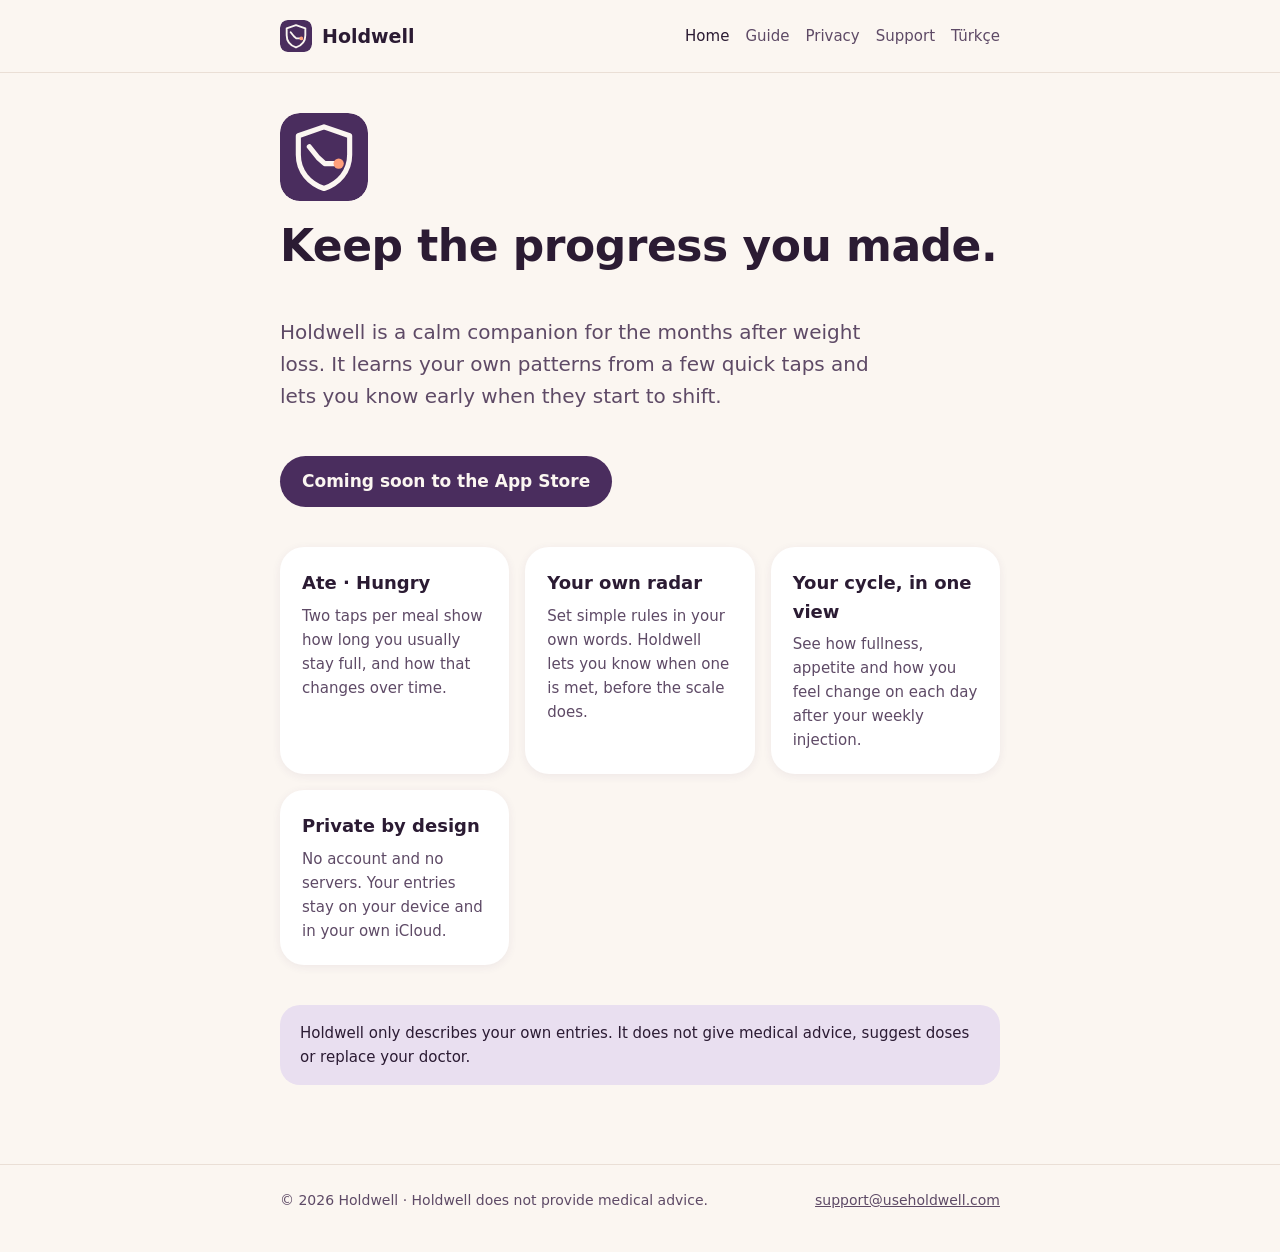
<file: index.html>
<!doctype html>
<html lang="en">
<head>
<meta charset="utf-8">
<meta name="viewport" content="width=device-width, initial-scale=1">
<title>Holdwell – Keep the progress you made</title>
<meta name="description" content="Holdwell helps you notice early when your own patterns start to shift after weight loss. Private, on your device, no account.">
<link rel="icon" href="/assets/mark.svg" type="image/svg+xml">
<link rel="apple-touch-icon" href="/assets/mark.svg">
<link rel="stylesheet" href="/assets/style.css">
<link rel="alternate" hreflang="tr" href="https://useholdwell.com/tr/">
</head>
<body>
<header><div class="wrap">
<a class="logo" href="/"><img src="/assets/mark.svg" alt="">Holdwell</a>
<nav aria-label="Main">
<a href="/" aria-current="page">Home</a>
<a href="/guide">Guide</a>
<a href="/privacy">Privacy</a>
<a href="/support">Support</a>
<a href="/tr/" lang="tr">Türkçe</a>
</nav>
</div></header>
<main><div class="wrap">
<section class="hero">
<img src="/assets/mark.svg" alt="Holdwell app icon">
<h1>Keep the progress you made.</h1>
<p class="lead">Holdwell is a calm companion for the months after weight loss. It learns your own patterns from a few quick taps and lets you know early when they start to shift.</p>
<span class="badge">Coming soon to the App Store</span>
</section>
<div class="cards">
<div class="card"><h3>Ate · Hungry</h3><p>Two taps per meal show how long you usually stay full, and how that changes over time.</p></div>
<div class="card"><h3>Your own radar</h3><p>Set simple rules in your own words. Holdwell lets you know when one is met, before the scale does.</p></div>
<div class="card"><h3>Your cycle, in one view</h3><p>See how fullness, appetite and how you feel change on each day after your weekly injection.</p></div>
<div class="card"><h3>Private by design</h3><p>No account and no servers. Your entries stay on your device and in your own iCloud.</p></div>
</div>
<p class="note">Holdwell only describes your own entries. It does not give medical advice, suggest doses or replace your doctor.</p>
</div></main>
<footer><div class="wrap">
<span>© 2026 Holdwell · Holdwell does not provide medical advice.</span>
<span><a href="mailto:support@useholdwell.com">support@useholdwell.com</a></span>
</div></footer>
</body>
</html>
</file>
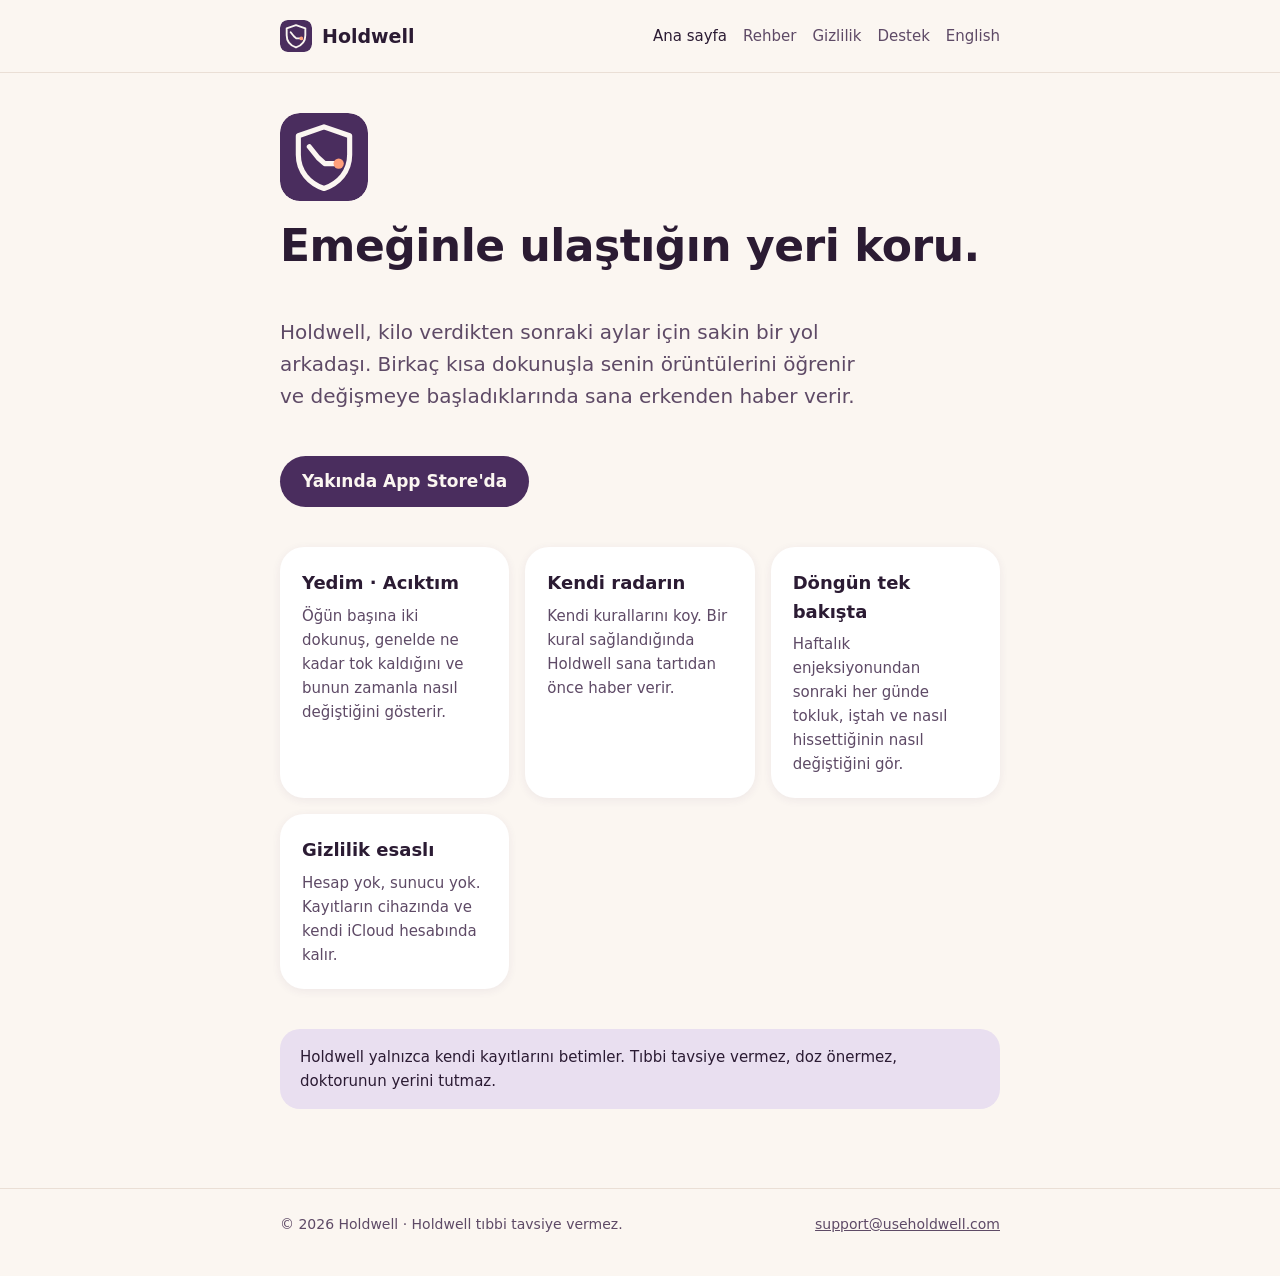
<file: tr/index.html>
<!doctype html>
<html lang="tr">
<head>
<meta charset="utf-8">
<meta name="viewport" content="width=device-width, initial-scale=1">
<title>Holdwell – Emeğinle ulaştığın kiloyu koru</title>
<meta name="description" content="Holdwell, kilo verdikten sonra kendi örüntülerinin ne zaman değişmeye başladığını erkenden fark etmene yardım eder. Gizli, cihazında, hesap yok.">
<link rel="icon" href="/assets/mark.svg" type="image/svg+xml">
<link rel="apple-touch-icon" href="/assets/mark.svg">
<link rel="stylesheet" href="/assets/style.css">
<link rel="alternate" hreflang="en" href="https://useholdwell.com/">
</head>
<body>
<header><div class="wrap">
<a class="logo" href="/tr/"><img src="/assets/mark.svg" alt="">Holdwell</a>
<nav aria-label="Main">
<a href="/tr/" aria-current="page">Ana sayfa</a>
<a href="/tr/guide">Rehber</a>
<a href="/tr/privacy">Gizlilik</a>
<a href="/tr/support">Destek</a>
<a href="/" lang="en">English</a>
</nav>
</div></header>
<main><div class="wrap">
<section class="hero">
<img src="/assets/mark.svg" alt="Holdwell uygulama ikonu">
<h1>Emeğinle ulaştığın yeri koru.</h1>
<p class="lead">Holdwell, kilo verdikten sonraki aylar için sakin bir yol arkadaşı. Birkaç kısa dokunuşla senin örüntülerini öğrenir ve değişmeye başladıklarında sana erkenden haber verir.</p>
<span class="badge">Yakında App Store'da</span>
</section>
<div class="cards">
<div class="card"><h3>Yedim · Acıktım</h3><p>Öğün başına iki dokunuş, genelde ne kadar tok kaldığını ve bunun zamanla nasıl değiştiğini gösterir.</p></div>
<div class="card"><h3>Kendi radarın</h3><p>Kendi kurallarını koy. Bir kural sağlandığında Holdwell sana tartıdan önce haber verir.</p></div>
<div class="card"><h3>Döngün tek bakışta</h3><p>Haftalık enjeksiyonundan sonraki her günde tokluk, iştah ve nasıl hissettiğinin nasıl değiştiğini gör.</p></div>
<div class="card"><h3>Gizlilik esaslı</h3><p>Hesap yok, sunucu yok. Kayıtların cihazında ve kendi iCloud hesabında kalır.</p></div>
</div>
<p class="note">Holdwell yalnızca kendi kayıtlarını betimler. Tıbbi tavsiye vermez, doz önermez, doktorunun yerini tutmaz.</p>
</div></main>
<footer><div class="wrap">
<span>© 2026 Holdwell · Holdwell tıbbi tavsiye vermez.</span>
<span><a href="mailto:support@useholdwell.com">support@useholdwell.com</a></span>
</div></footer>
</body>
</html>
</file>
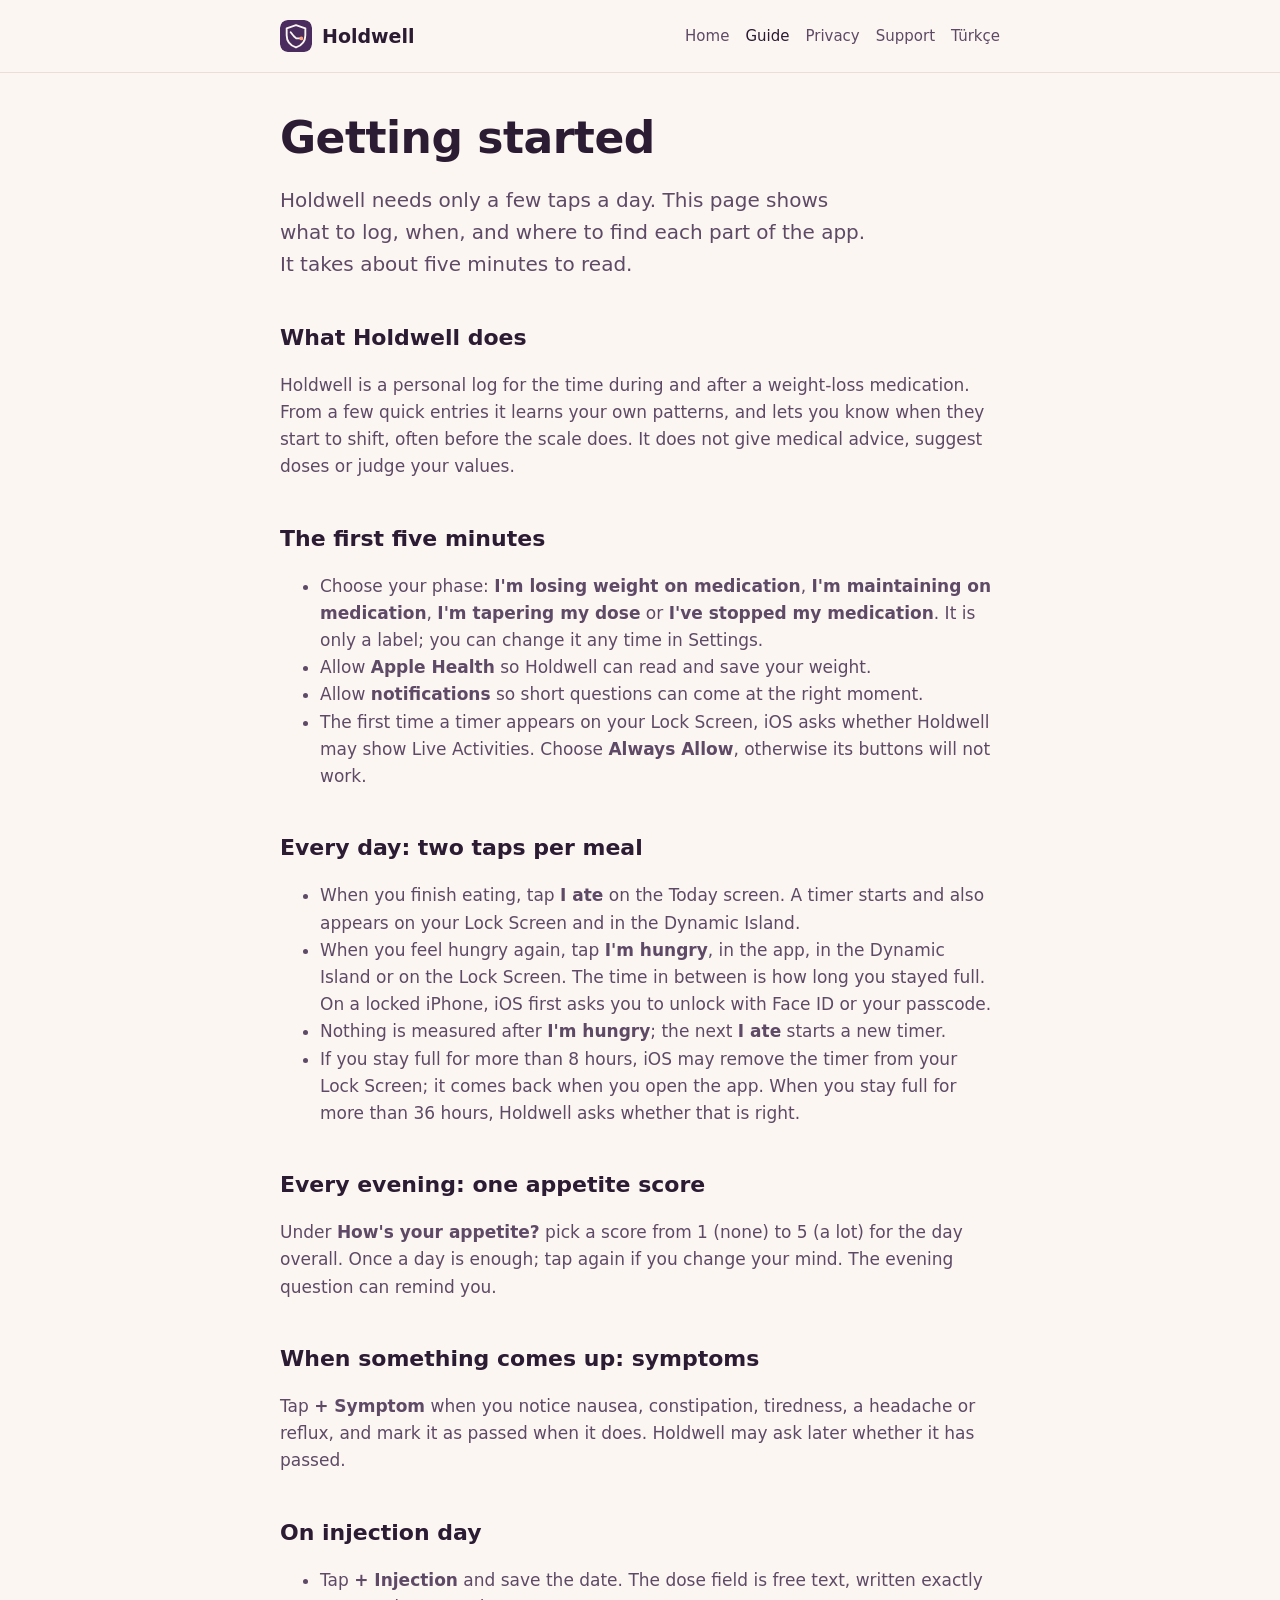
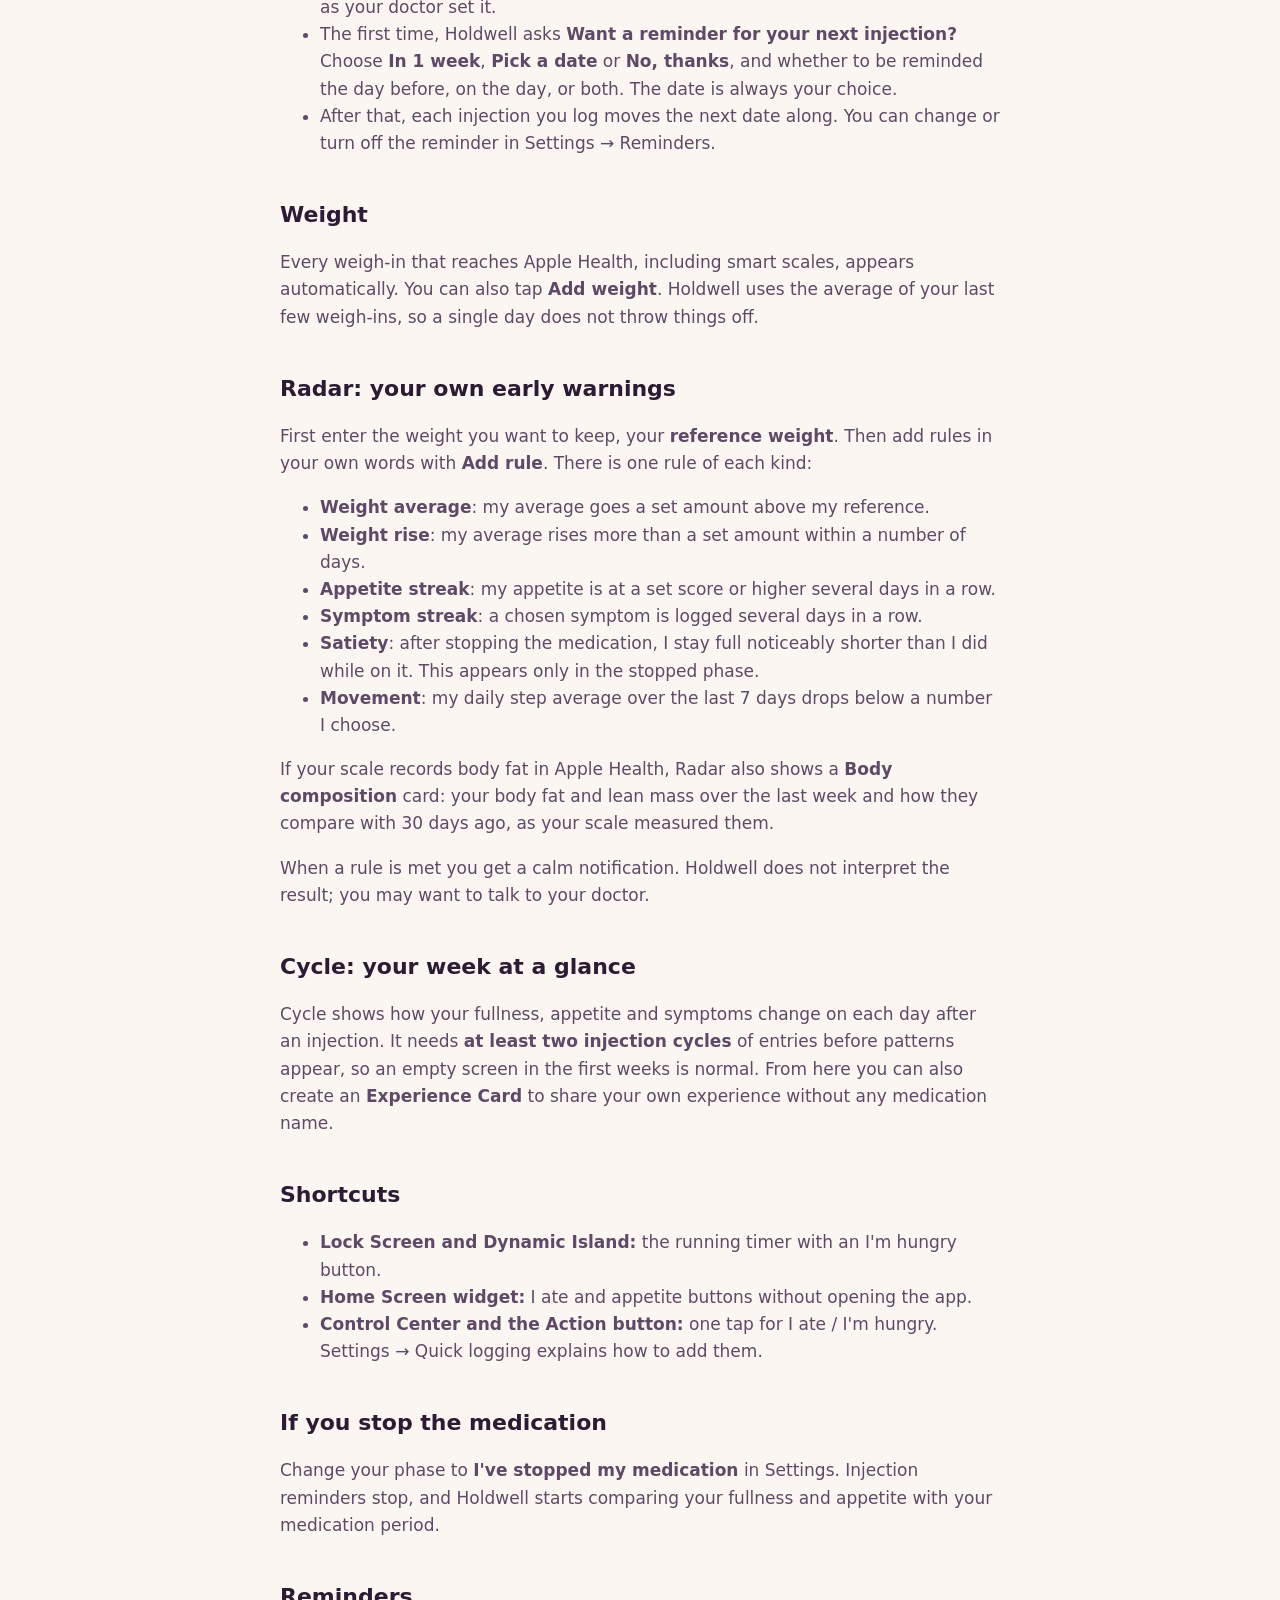
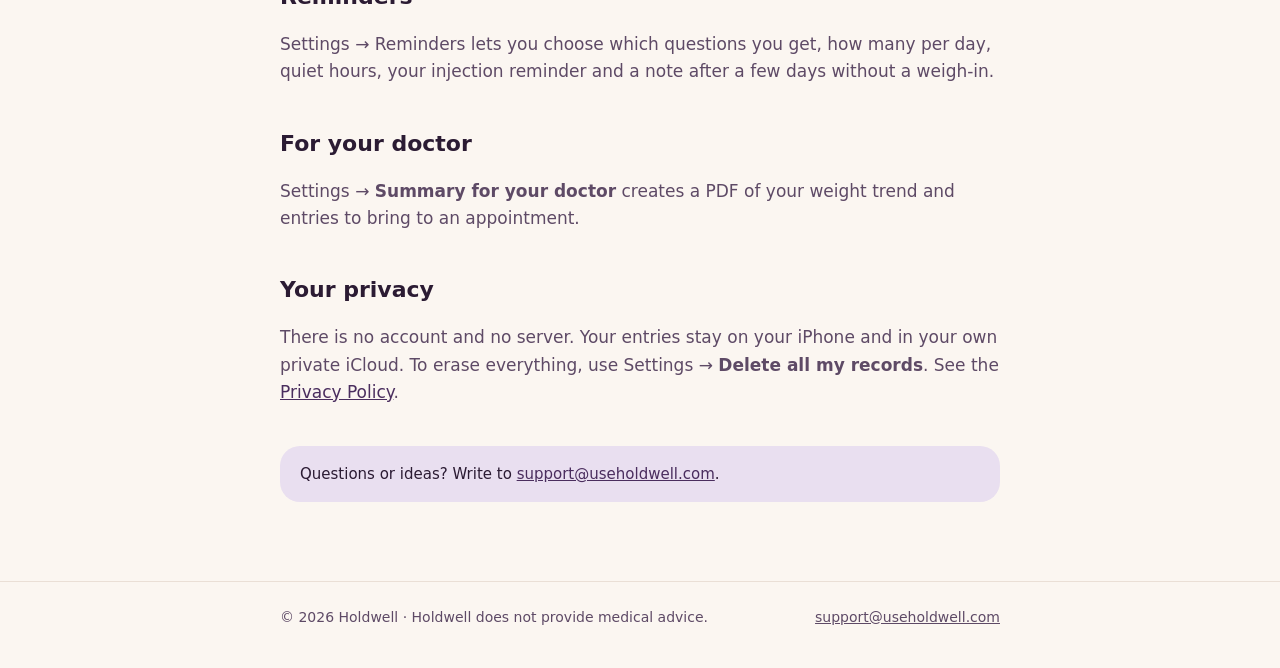
<file: guide.html>
<!doctype html>
<html lang="en">
<head>
<meta charset="utf-8">
<meta name="viewport" content="width=device-width, initial-scale=1">
<title>Getting started – Holdwell</title>
<meta name="description" content="A short guide to Holdwell: what to log, when, and where to find it.">
<link rel="icon" href="/assets/mark.svg" type="image/svg+xml">
<link rel="apple-touch-icon" href="/assets/mark.svg">
<link rel="stylesheet" href="/assets/style.css">
<link rel="alternate" hreflang="tr" href="https://useholdwell.com/tr/guide">
</head>
<body>
<header><div class="wrap">
<a class="logo" href="/"><img src="/assets/mark.svg" alt="">Holdwell</a>
<nav aria-label="Main">
<a href="/">Home</a>
<a href="/guide" aria-current="page">Guide</a>
<a href="/privacy">Privacy</a>
<a href="/support">Support</a>
<a href="/tr/guide" lang="tr">Türkçe</a>
</nav>
</div></header>
<main><div class="wrap">
<h1>Getting started</h1>
<p class="lead">Holdwell needs only a few taps a day. This page shows what to log, when, and where to find each part of the app. It takes about five minutes to read.</p>

<h2>What Holdwell does</h2>
<p>Holdwell is a personal log for the time during and after a weight-loss medication. From a few quick entries it learns your own patterns, and lets you know when they start to shift, often before the scale does. It does not give medical advice, suggest doses or judge your values.</p>

<h2>The first five minutes</h2>
<ul>
<li>Choose your phase: <strong>I'm losing weight on medication</strong>, <strong>I'm maintaining on medication</strong>, <strong>I'm tapering my dose</strong> or <strong>I've stopped my medication</strong>. It is only a label; you can change it any time in Settings.</li>
<li>Allow <strong>Apple Health</strong> so Holdwell can read and save your weight.</li>
<li>Allow <strong>notifications</strong> so short questions can come at the right moment.</li>
<li>The first time a timer appears on your Lock Screen, iOS asks whether Holdwell may show Live Activities. Choose <strong>Always Allow</strong>, otherwise its buttons will not work.</li>
</ul>

<h2>Every day: two taps per meal</h2>
<ul>
<li>When you finish eating, tap <strong>I ate</strong> on the Today screen. A timer starts and also appears on your Lock Screen and in the Dynamic Island.</li>
<li>When you feel hungry again, tap <strong>I'm hungry</strong>, in the app, in the Dynamic Island or on the Lock Screen. The time in between is how long you stayed full. On a locked iPhone, iOS first asks you to unlock with Face ID or your passcode.</li>
<li>Nothing is measured after <strong>I'm hungry</strong>; the next <strong>I ate</strong> starts a new timer.</li>
<li>If you stay full for more than 8 hours, iOS may remove the timer from your Lock Screen; it comes back when you open the app. When you stay full for more than 36 hours, Holdwell asks whether that is right.</li>
</ul>

<h2>Every evening: one appetite score</h2>
<p>Under <strong>How's your appetite?</strong> pick a score from 1 (none) to 5 (a lot) for the day overall. Once a day is enough; tap again if you change your mind. The evening question can remind you.</p>

<h2>When something comes up: symptoms</h2>
<p>Tap <strong>+ Symptom</strong> when you notice nausea, constipation, tiredness, a headache or reflux, and mark it as passed when it does. Holdwell may ask later whether it has passed.</p>

<h2>On injection day</h2>
<ul>
<li>Tap <strong>+ Injection</strong> and save the date. The dose field is free text, written exactly as your doctor set it.</li>
<li>The first time, Holdwell asks <strong>Want a reminder for your next injection?</strong> Choose <strong>In 1 week</strong>, <strong>Pick a date</strong> or <strong>No, thanks</strong>, and whether to be reminded the day before, on the day, or both. The date is always your choice.</li>
<li>After that, each injection you log moves the next date along. You can change or turn off the reminder in Settings → Reminders.</li>
</ul>

<h2>Weight</h2>
<p>Every weigh-in that reaches Apple Health, including smart scales, appears automatically. You can also tap <strong>Add weight</strong>. Holdwell uses the average of your last few weigh-ins, so a single day does not throw things off.</p>

<h2>Radar: your own early warnings</h2>
<p>First enter the weight you want to keep, your <strong>reference weight</strong>. Then add rules in your own words with <strong>Add rule</strong>. There is one rule of each kind:</p>
<ul>
<li><strong>Weight average</strong>: my average goes a set amount above my reference.</li>
<li><strong>Weight rise</strong>: my average rises more than a set amount within a number of days.</li>
<li><strong>Appetite streak</strong>: my appetite is at a set score or higher several days in a row.</li>
<li><strong>Symptom streak</strong>: a chosen symptom is logged several days in a row.</li>
<li><strong>Satiety</strong>: after stopping the medication, I stay full noticeably shorter than I did while on it. This appears only in the stopped phase.</li>
<li><strong>Movement</strong>: my daily step average over the last 7 days drops below a number I choose.</li>
</ul>
<p>If your scale records body fat in Apple Health, Radar also shows a <strong>Body composition</strong> card: your body fat and lean mass over the last week and how they compare with 30 days ago, as your scale measured them.</p>
<p>When a rule is met you get a calm notification. Holdwell does not interpret the result; you may want to talk to your doctor.</p>

<h2>Cycle: your week at a glance</h2>
<p>Cycle shows how your fullness, appetite and symptoms change on each day after an injection. It needs <strong>at least two injection cycles</strong> of entries before patterns appear, so an empty screen in the first weeks is normal. From here you can also create an <strong>Experience Card</strong> to share your own experience without any medication name.</p>

<h2>Shortcuts</h2>
<ul>
<li><strong>Lock Screen and Dynamic Island:</strong> the running timer with an I'm hungry button.</li>
<li><strong>Home Screen widget:</strong> I ate and appetite buttons without opening the app.</li>
<li><strong>Control Center and the Action button:</strong> one tap for I ate / I'm hungry. Settings → Quick logging explains how to add them.</li>
</ul>

<h2>If you stop the medication</h2>
<p>Change your phase to <strong>I've stopped my medication</strong> in Settings. Injection reminders stop, and Holdwell starts comparing your fullness and appetite with your medication period.</p>

<h2>Reminders</h2>
<p>Settings → Reminders lets you choose which questions you get, how many per day, quiet hours, your injection reminder and a note after a few days without a weigh-in.</p>

<h2>For your doctor</h2>
<p>Settings → <strong>Summary for your doctor</strong> creates a PDF of your weight trend and entries to bring to an appointment.</p>

<h2>Your privacy</h2>
<p>There is no account and no server. Your entries stay on your iPhone and in your own private iCloud. To erase everything, use Settings → <strong>Delete all my records</strong>. See the <a href="/privacy">Privacy Policy</a>.</p>

<p class="note">Questions or ideas? Write to <a href="mailto:support@useholdwell.com">support@useholdwell.com</a>.</p>
</div></main>
<footer><div class="wrap">
<span>© 2026 Holdwell · Holdwell does not provide medical advice.</span>
<span><a href="mailto:support@useholdwell.com">support@useholdwell.com</a></span>
</div></footer>
</body>
</html>
</file>
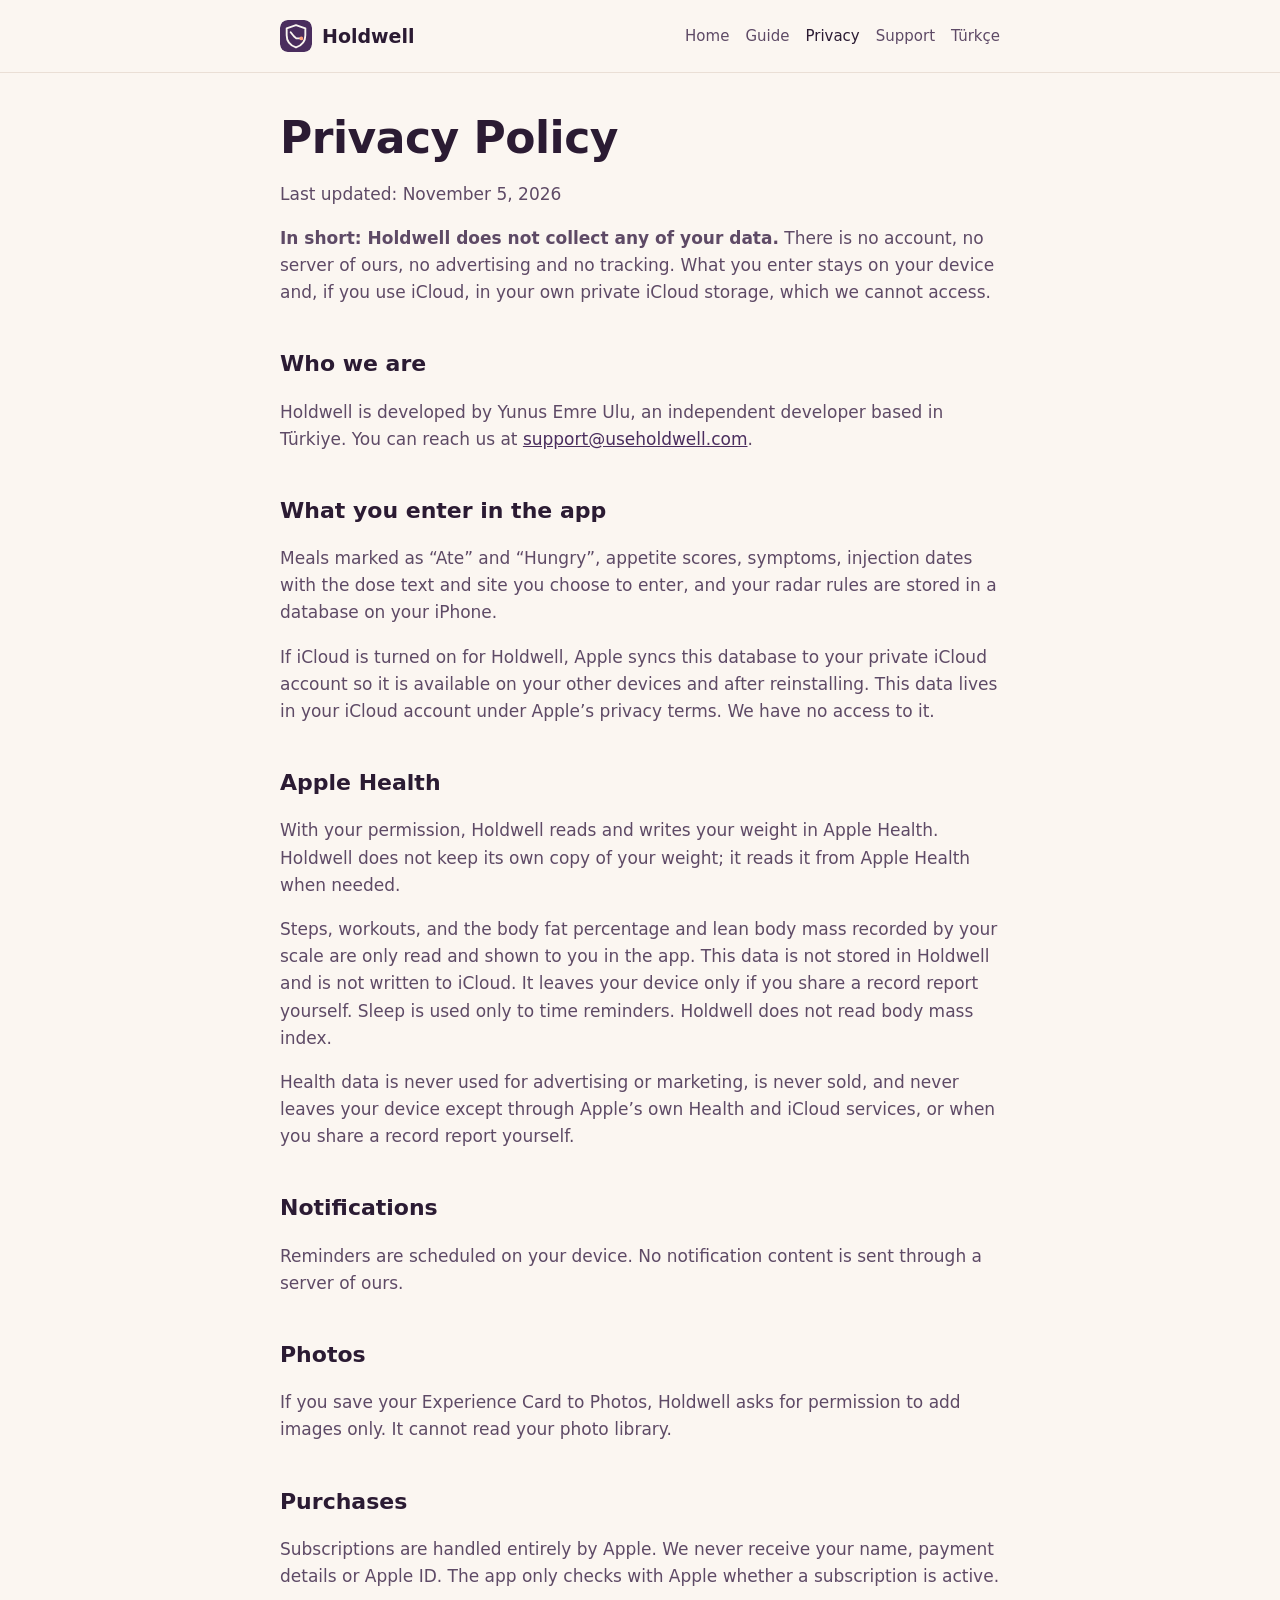
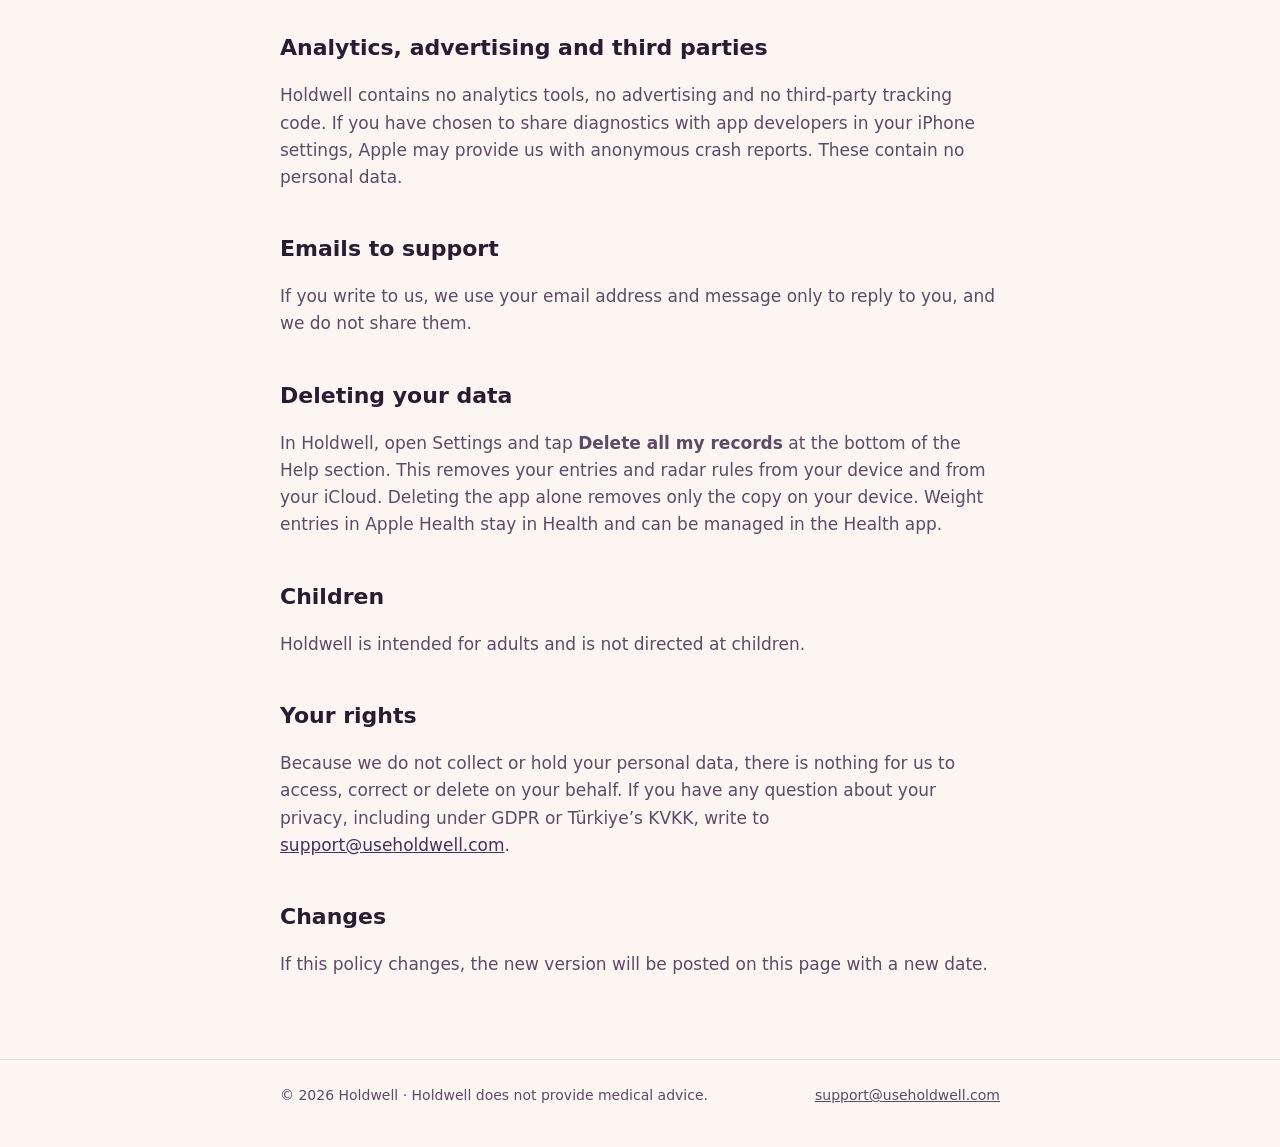
<file: privacy.html>
<!doctype html>
<html lang="en">
<head>
<meta charset="utf-8">
<meta name="viewport" content="width=device-width, initial-scale=1">
<title>Privacy Policy – Holdwell</title>
<meta name="description" content="How Holdwell handles your data: it stays on your device and in your own iCloud. No account, no tracking, no data collection.">
<link rel="icon" href="/assets/mark.svg" type="image/svg+xml">
<link rel="apple-touch-icon" href="/assets/mark.svg">
<link rel="stylesheet" href="/assets/style.css">
<link rel="alternate" hreflang="tr" href="https://useholdwell.com/tr/privacy">
</head>
<body>
<header><div class="wrap">
<a class="logo" href="/"><img src="/assets/mark.svg" alt="">Holdwell</a>
<nav aria-label="Main">
<a href="/">Home</a>
<a href="/guide">Guide</a>
<a href="/privacy" aria-current="page">Privacy</a>
<a href="/support">Support</a>
<a href="/tr/privacy" lang="tr">Türkçe</a>
</nav>
</div></header>
<main><div class="wrap">
<h1>Privacy Policy</h1>
<p>Last updated: November 5, 2026</p>
<p><strong>In short: Holdwell does not collect any of your data.</strong> There is no account, no server of ours, no advertising and no tracking. What you enter stays on your device and, if you use iCloud, in your own private iCloud storage, which we cannot access.</p>

<h2>Who we are</h2>
<p>Holdwell is developed by Yunus Emre Ulu, an independent developer based in Türkiye. You can reach us at <a href="mailto:support@useholdwell.com">support@useholdwell.com</a>.</p>

<h2>What you enter in the app</h2>
<p>Meals marked as “Ate” and “Hungry”, appetite scores, symptoms, injection dates with the dose text and site you choose to enter, and your radar rules are stored in a database on your iPhone.</p>
<p>If iCloud is turned on for Holdwell, Apple syncs this database to your private iCloud account so it is available on your other devices and after reinstalling. This data lives in your iCloud account under Apple’s privacy terms. We have no access to it.</p>

<h2>Apple Health</h2>
<p>With your permission, Holdwell reads and writes your weight in Apple Health. Holdwell does not keep its own copy of your weight; it reads it from Apple Health when needed.</p>
<p>Steps, workouts, and the body fat percentage and lean body mass recorded by your scale are only read and shown to you in the app. This data is not stored in Holdwell and is not written to iCloud. It leaves your device only if you share a record report yourself. Sleep is used only to time reminders. Holdwell does not read body mass index.</p>
<p>Health data is never used for advertising or marketing, is never sold, and never leaves your device except through Apple’s own Health and iCloud services, or when you share a record report yourself.</p>

<h2>Notifications</h2>
<p>Reminders are scheduled on your device. No notification content is sent through a server of ours.</p>

<h2>Photos</h2>
<p>If you save your Experience Card to Photos, Holdwell asks for permission to add images only. It cannot read your photo library.</p>

<h2>Purchases</h2>
<p>Subscriptions are handled entirely by Apple. We never receive your name, payment details or Apple ID. The app only checks with Apple whether a subscription is active.</p>

<h2>Analytics, advertising and third parties</h2>
<p>Holdwell contains no analytics tools, no advertising and no third-party tracking code. If you have chosen to share diagnostics with app developers in your iPhone settings, Apple may provide us with anonymous crash reports. These contain no personal data.</p>

<h2>Emails to support</h2>
<p>If you write to us, we use your email address and message only to reply to you, and we do not share them.</p>

<h2>Deleting your data</h2>
<p>In Holdwell, open Settings and tap <strong>Delete all my records</strong> at the bottom of the Help section. This removes your entries and radar rules from your device and from your iCloud. Deleting the app alone removes only the copy on your device. Weight entries in Apple Health stay in Health and can be managed in the Health app.</p>

<h2>Children</h2>
<p>Holdwell is intended for adults and is not directed at children.</p>

<h2>Your rights</h2>
<p>Because we do not collect or hold your personal data, there is nothing for us to access, correct or delete on your behalf. If you have any question about your privacy, including under GDPR or Türkiye’s KVKK, write to <a href="mailto:support@useholdwell.com">support@useholdwell.com</a>.</p>

<h2>Changes</h2>
<p>If this policy changes, the new version will be posted on this page with a new date.</p>
</div></main>
<footer><div class="wrap">
<span>© 2026 Holdwell · Holdwell does not provide medical advice.</span>
<span><a href="mailto:support@useholdwell.com">support@useholdwell.com</a></span>
</div></footer>
</body>
</html>
</file>
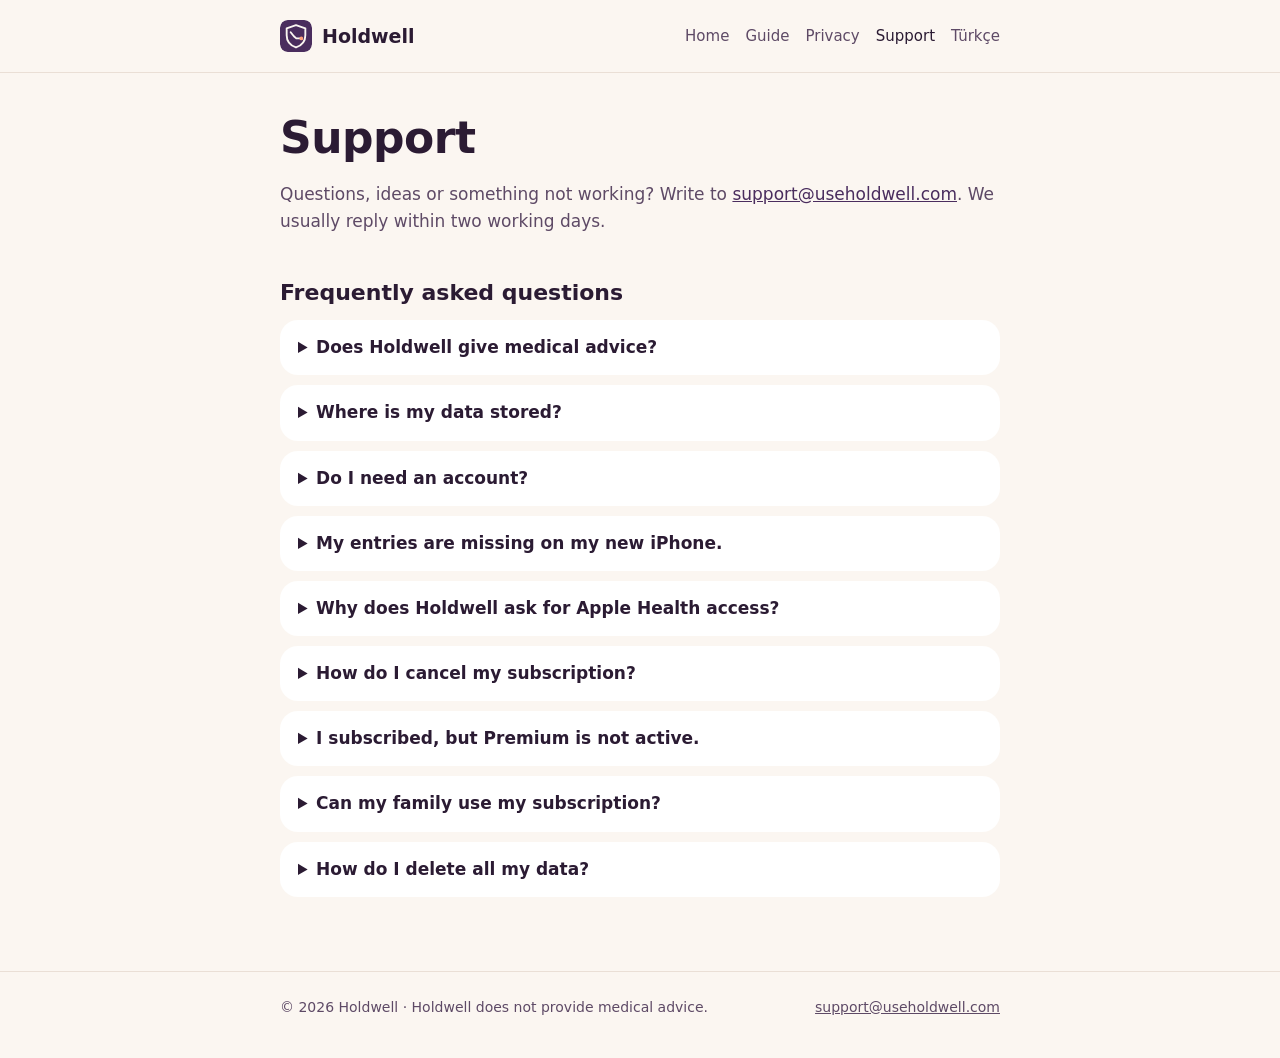
<file: support.html>
<!doctype html>
<html lang="en">
<head>
<meta charset="utf-8">
<meta name="viewport" content="width=device-width, initial-scale=1">
<title>Support – Holdwell</title>
<meta name="description" content="Help and frequently asked questions about Holdwell.">
<link rel="icon" href="/assets/mark.svg" type="image/svg+xml">
<link rel="apple-touch-icon" href="/assets/mark.svg">
<link rel="stylesheet" href="/assets/style.css">
<link rel="alternate" hreflang="tr" href="https://useholdwell.com/tr/support">
</head>
<body>
<header><div class="wrap">
<a class="logo" href="/"><img src="/assets/mark.svg" alt="">Holdwell</a>
<nav aria-label="Main">
<a href="/">Home</a>
<a href="/guide">Guide</a>
<a href="/privacy">Privacy</a>
<a href="/support" aria-current="page">Support</a>
<a href="/tr/support" lang="tr">Türkçe</a>
</nav>
</div></header>
<main><div class="wrap">
<h1>Support</h1>
<p>Questions, ideas or something not working? Write to <a href="mailto:support@useholdwell.com">support@useholdwell.com</a>. We usually reply within two working days.</p>

<h2>Frequently asked questions</h2>
<details><summary>Does Holdwell give medical advice?</summary>
<p>No. Holdwell only describes your own entries. It never suggests a dose, judges a value or replaces your doctor. Talk to your doctor about any decision regarding your treatment.</p></details>
<details><summary>Where is my data stored?</summary>
<p>On your iPhone and, if iCloud is on, in your own private iCloud storage. We have no server and cannot see your entries. See the <a href="/privacy">Privacy Policy</a>.</p></details>
<details><summary>Do I need an account?</summary>
<p>No. Holdwell works without signing up.</p></details>
<details><summary>My entries are missing on my new iPhone.</summary>
<p>Make sure you are signed in with the same Apple Account and that iCloud is turned on for Holdwell (Settings → your name → iCloud → Apps Using iCloud). Syncing can take a few minutes after the first launch.</p></details>
<details><summary>Why does Holdwell ask for Apple Health access?</summary>
<p>To read and save your weight and show your trend. Steps, workouts and the body measurements your scale records are only read and shown next to your own entries. Sleep is used only so questions do not arrive at the wrong time.</p></details>
<details><summary>How do I cancel my subscription?</summary>
<p>Open Settings on your iPhone, tap your name, then Subscriptions, choose Holdwell Premium and tap Cancel Subscription. You keep Premium until the end of the current period. Your entries are never deleted when a subscription ends.</p></details>
<details><summary>I subscribed, but Premium is not active.</summary>
<p>In Holdwell, open Settings and tap Restore Purchases. Make sure you are signed in with the Apple Account you used to subscribe.</p></details>
<details><summary>Can my family use my subscription?</summary>
<p>Yes. Holdwell Premium supports Family Sharing. Family members get Premium on their own devices with their own private entries.</p></details>
<details><summary>How do I delete all my data?</summary>
<p>In Holdwell, open Settings and tap <strong>Delete all my records</strong> at the bottom of the Help section. Your entries are removed from this device and from iCloud. Weight entries in Apple Health are kept.</p></details>
</div></main>
<footer><div class="wrap">
<span>© 2026 Holdwell · Holdwell does not provide medical advice.</span>
<span><a href="mailto:support@useholdwell.com">support@useholdwell.com</a></span>
</div></footer>
</body>
</html>
</file>
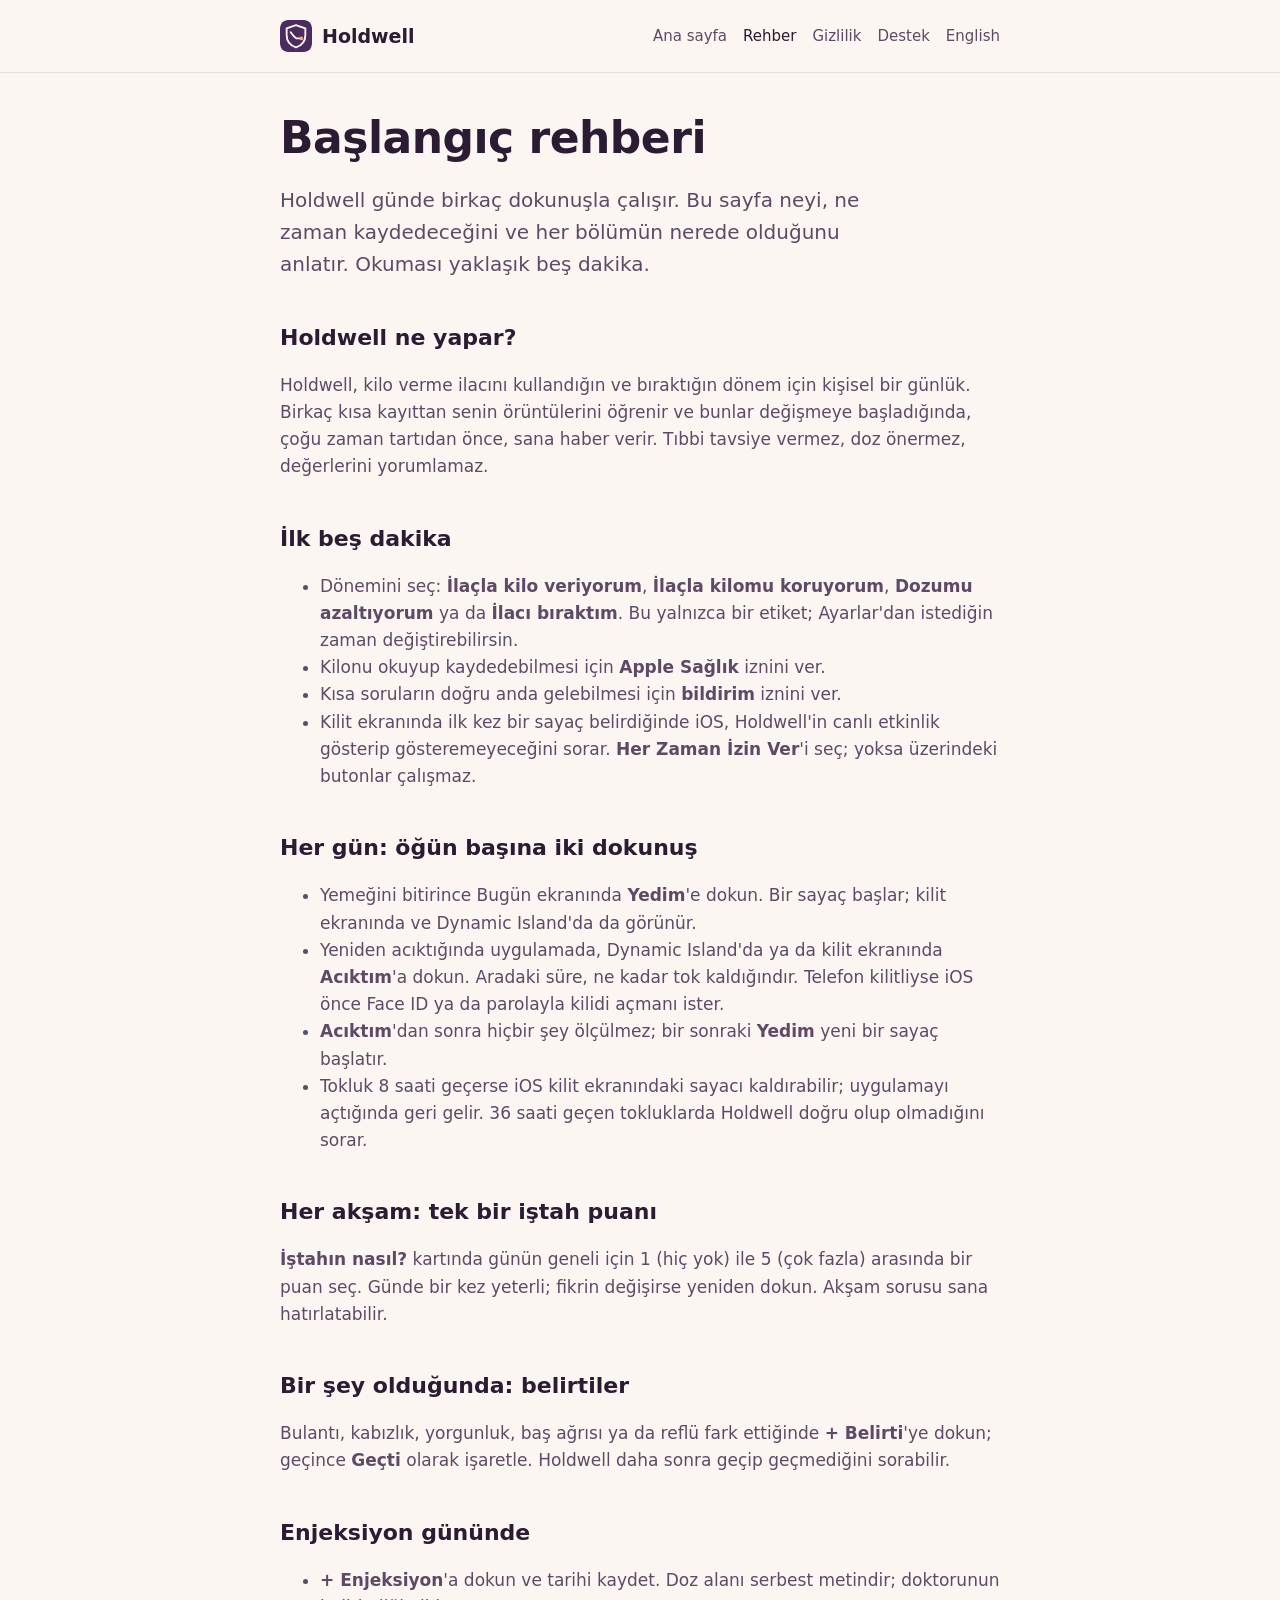
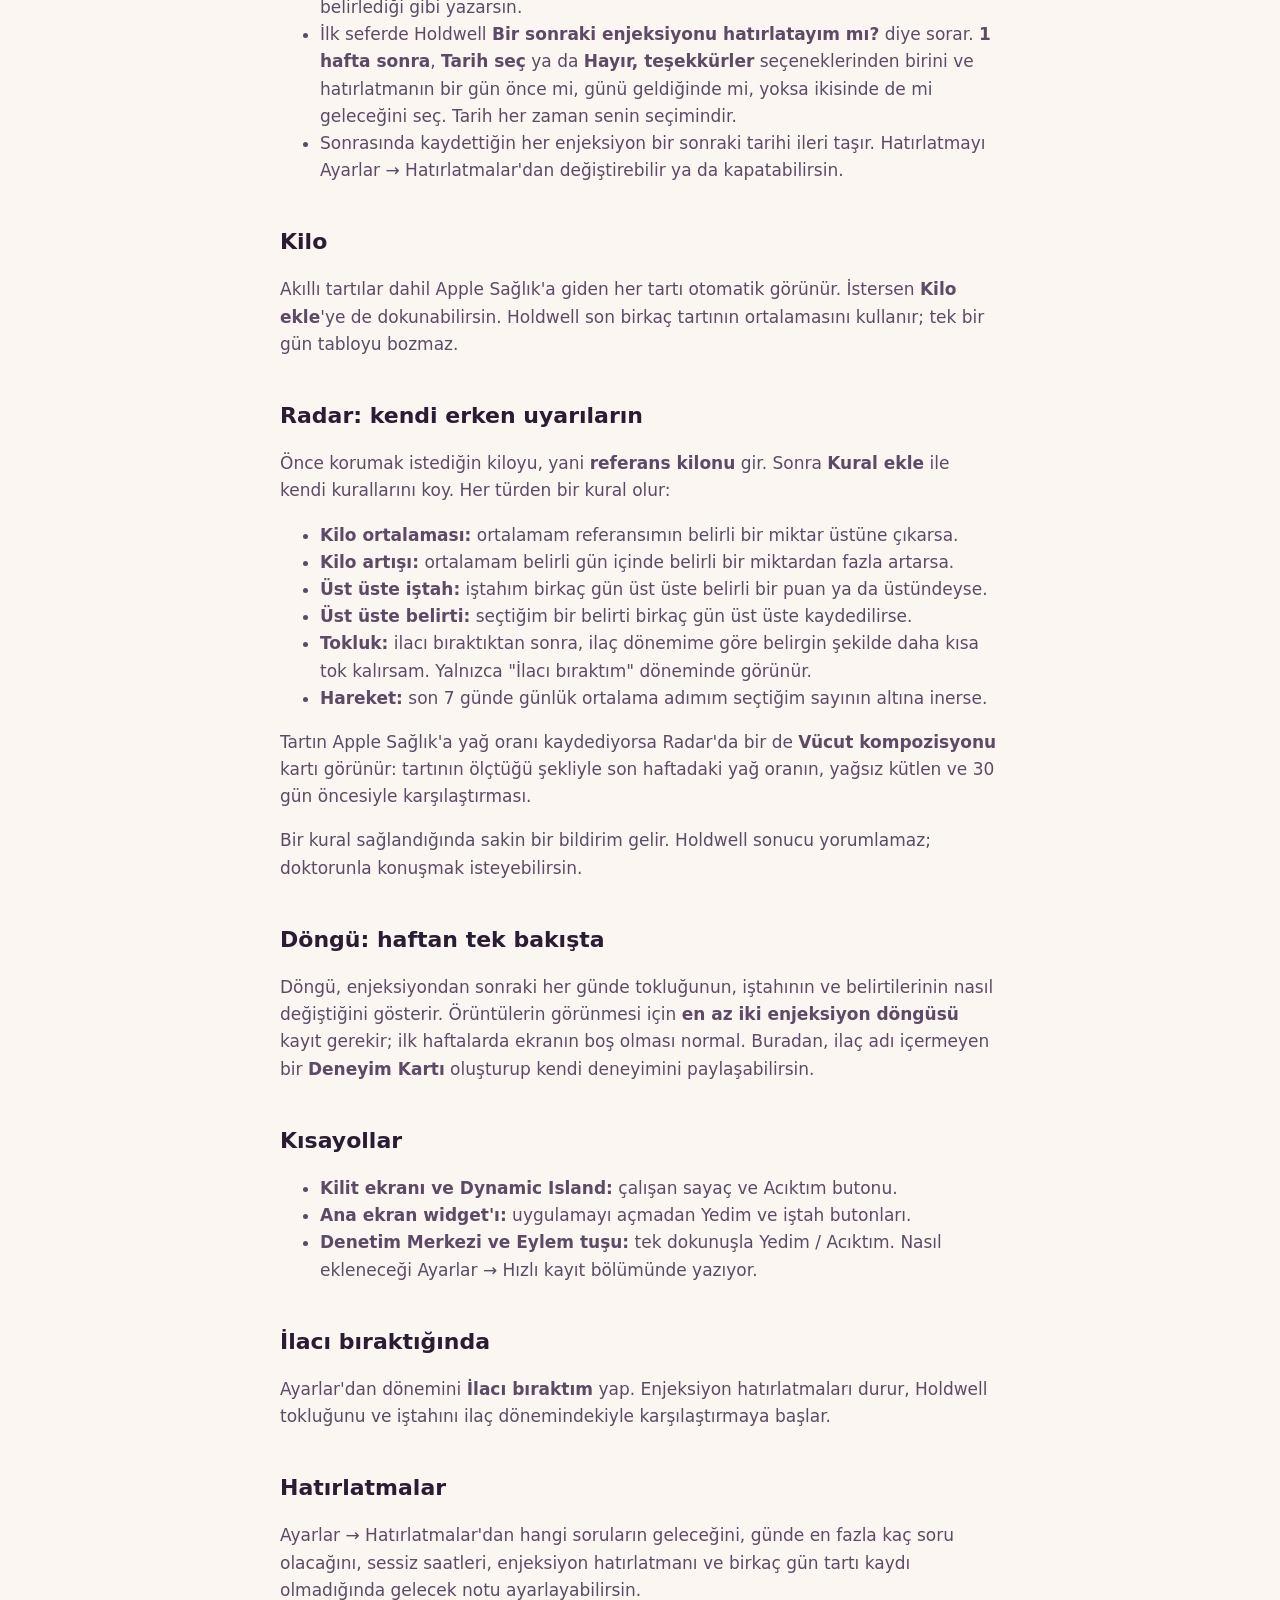
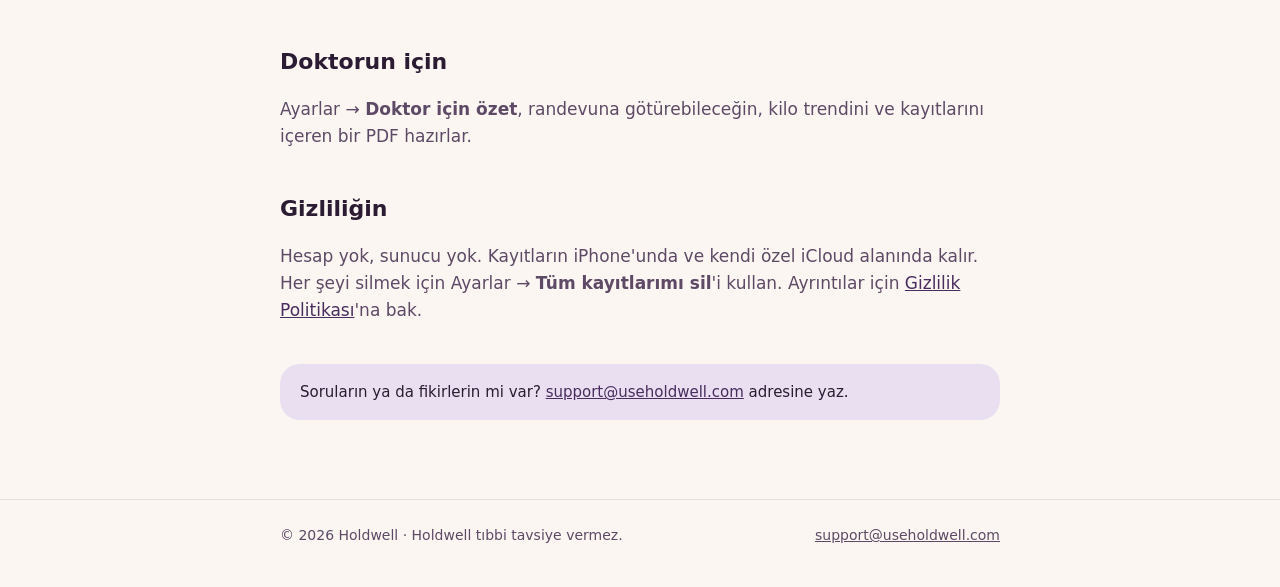
<file: tr/guide.html>
<!doctype html>
<html lang="tr">
<head>
<meta charset="utf-8">
<meta name="viewport" content="width=device-width, initial-scale=1">
<title>Başlangıç rehberi – Holdwell</title>
<meta name="description" content="Holdwell için kısa rehber: neyi, ne zaman kaydedeceğin ve her şeyi nerede bulacağın.">
<link rel="icon" href="/assets/mark.svg" type="image/svg+xml">
<link rel="apple-touch-icon" href="/assets/mark.svg">
<link rel="stylesheet" href="/assets/style.css">
<link rel="alternate" hreflang="en" href="https://useholdwell.com/guide">
</head>
<body>
<header><div class="wrap">
<a class="logo" href="/tr/"><img src="/assets/mark.svg" alt="">Holdwell</a>
<nav aria-label="Main">
<a href="/tr/">Ana sayfa</a>
<a href="/tr/guide" aria-current="page">Rehber</a>
<a href="/tr/privacy">Gizlilik</a>
<a href="/tr/support">Destek</a>
<a href="/guide" lang="en">English</a>
</nav>
</div></header>
<main><div class="wrap">
<h1>Başlangıç rehberi</h1>
<p class="lead">Holdwell günde birkaç dokunuşla çalışır. Bu sayfa neyi, ne zaman kaydedeceğini ve her bölümün nerede olduğunu anlatır. Okuması yaklaşık beş dakika.</p>

<h2>Holdwell ne yapar?</h2>
<p>Holdwell, kilo verme ilacını kullandığın ve bıraktığın dönem için kişisel bir günlük. Birkaç kısa kayıttan senin örüntülerini öğrenir ve bunlar değişmeye başladığında, çoğu zaman tartıdan önce, sana haber verir. Tıbbi tavsiye vermez, doz önermez, değerlerini yorumlamaz.</p>

<h2>İlk beş dakika</h2>
<ul>
<li>Dönemini seç: <strong>İlaçla kilo veriyorum</strong>, <strong>İlaçla kilomu koruyorum</strong>, <strong>Dozumu azaltıyorum</strong> ya da <strong>İlacı bıraktım</strong>. Bu yalnızca bir etiket; Ayarlar'dan istediğin zaman değiştirebilirsin.</li>
<li>Kilonu okuyup kaydedebilmesi için <strong>Apple Sağlık</strong> iznini ver.</li>
<li>Kısa soruların doğru anda gelebilmesi için <strong>bildirim</strong> iznini ver.</li>
<li>Kilit ekranında ilk kez bir sayaç belirdiğinde iOS, Holdwell'in canlı etkinlik gösterip gösteremeyeceğini sorar. <strong>Her Zaman İzin Ver</strong>'i seç; yoksa üzerindeki butonlar çalışmaz.</li>
</ul>

<h2>Her gün: öğün başına iki dokunuş</h2>
<ul>
<li>Yemeğini bitirince Bugün ekranında <strong>Yedim</strong>'e dokun. Bir sayaç başlar; kilit ekranında ve Dynamic Island'da da görünür.</li>
<li>Yeniden acıktığında uygulamada, Dynamic Island'da ya da kilit ekranında <strong>Acıktım</strong>'a dokun. Aradaki süre, ne kadar tok kaldığındır. Telefon kilitliyse iOS önce Face ID ya da parolayla kilidi açmanı ister.</li>
<li><strong>Acıktım</strong>'dan sonra hiçbir şey ölçülmez; bir sonraki <strong>Yedim</strong> yeni bir sayaç başlatır.</li>
<li>Tokluk 8 saati geçerse iOS kilit ekranındaki sayacı kaldırabilir; uygulamayı açtığında geri gelir. 36 saati geçen tokluklarda Holdwell doğru olup olmadığını sorar.</li>
</ul>

<h2>Her akşam: tek bir iştah puanı</h2>
<p><strong>İştahın nasıl?</strong> kartında günün geneli için 1 (hiç yok) ile 5 (çok fazla) arasında bir puan seç. Günde bir kez yeterli; fikrin değişirse yeniden dokun. Akşam sorusu sana hatırlatabilir.</p>

<h2>Bir şey olduğunda: belirtiler</h2>
<p>Bulantı, kabızlık, yorgunluk, baş ağrısı ya da reflü fark ettiğinde <strong>+ Belirti</strong>'ye dokun; geçince <strong>Geçti</strong> olarak işaretle. Holdwell daha sonra geçip geçmediğini sorabilir.</p>

<h2>Enjeksiyon gününde</h2>
<ul>
<li><strong>+ Enjeksiyon</strong>'a dokun ve tarihi kaydet. Doz alanı serbest metindir; doktorunun belirlediği gibi yazarsın.</li>
<li>İlk seferde Holdwell <strong>Bir sonraki enjeksiyonu hatırlatayım mı?</strong> diye sorar. <strong>1 hafta sonra</strong>, <strong>Tarih seç</strong> ya da <strong>Hayır, teşekkürler</strong> seçeneklerinden birini ve hatırlatmanın bir gün önce mi, günü geldiğinde mi, yoksa ikisinde de mi geleceğini seç. Tarih her zaman senin seçimindir.</li>
<li>Sonrasında kaydettiğin her enjeksiyon bir sonraki tarihi ileri taşır. Hatırlatmayı Ayarlar → Hatırlatmalar'dan değiştirebilir ya da kapatabilirsin.</li>
</ul>

<h2>Kilo</h2>
<p>Akıllı tartılar dahil Apple Sağlık'a giden her tartı otomatik görünür. İstersen <strong>Kilo ekle</strong>'ye de dokunabilirsin. Holdwell son birkaç tartının ortalamasını kullanır; tek bir gün tabloyu bozmaz.</p>

<h2>Radar: kendi erken uyarıların</h2>
<p>Önce korumak istediğin kiloyu, yani <strong>referans kilonu</strong> gir. Sonra <strong>Kural ekle</strong> ile kendi kurallarını koy. Her türden bir kural olur:</p>
<ul>
<li><strong>Kilo ortalaması:</strong> ortalamam referansımın belirli bir miktar üstüne çıkarsa.</li>
<li><strong>Kilo artışı:</strong> ortalamam belirli gün içinde belirli bir miktardan fazla artarsa.</li>
<li><strong>Üst üste iştah:</strong> iştahım birkaç gün üst üste belirli bir puan ya da üstündeyse.</li>
<li><strong>Üst üste belirti:</strong> seçtiğim bir belirti birkaç gün üst üste kaydedilirse.</li>
<li><strong>Tokluk:</strong> ilacı bıraktıktan sonra, ilaç dönemime göre belirgin şekilde daha kısa tok kalırsam. Yalnızca "İlacı bıraktım" döneminde görünür.</li>
<li><strong>Hareket:</strong> son 7 günde günlük ortalama adımım seçtiğim sayının altına inerse.</li>
</ul>
<p>Tartın Apple Sağlık'a yağ oranı kaydediyorsa Radar'da bir de <strong>Vücut kompozisyonu</strong> kartı görünür: tartının ölçtüğü şekliyle son haftadaki yağ oranın, yağsız kütlen ve 30 gün öncesiyle karşılaştırması.</p>
<p>Bir kural sağlandığında sakin bir bildirim gelir. Holdwell sonucu yorumlamaz; doktorunla konuşmak isteyebilirsin.</p>

<h2>Döngü: haftan tek bakışta</h2>
<p>Döngü, enjeksiyondan sonraki her günde tokluğunun, iştahının ve belirtilerinin nasıl değiştiğini gösterir. Örüntülerin görünmesi için <strong>en az iki enjeksiyon döngüsü</strong> kayıt gerekir; ilk haftalarda ekranın boş olması normal. Buradan, ilaç adı içermeyen bir <strong>Deneyim Kartı</strong> oluşturup kendi deneyimini paylaşabilirsin.</p>

<h2>Kısayollar</h2>
<ul>
<li><strong>Kilit ekranı ve Dynamic Island:</strong> çalışan sayaç ve Acıktım butonu.</li>
<li><strong>Ana ekran widget'ı:</strong> uygulamayı açmadan Yedim ve iştah butonları.</li>
<li><strong>Denetim Merkezi ve Eylem tuşu:</strong> tek dokunuşla Yedim / Acıktım. Nasıl ekleneceği Ayarlar → Hızlı kayıt bölümünde yazıyor.</li>
</ul>

<h2>İlacı bıraktığında</h2>
<p>Ayarlar'dan dönemini <strong>İlacı bıraktım</strong> yap. Enjeksiyon hatırlatmaları durur, Holdwell tokluğunu ve iştahını ilaç dönemindekiyle karşılaştırmaya başlar.</p>

<h2>Hatırlatmalar</h2>
<p>Ayarlar → Hatırlatmalar'dan hangi soruların geleceğini, günde en fazla kaç soru olacağını, sessiz saatleri, enjeksiyon hatırlatmanı ve birkaç gün tartı kaydı olmadığında gelecek notu ayarlayabilirsin.</p>

<h2>Doktorun için</h2>
<p>Ayarlar → <strong>Doktor için özet</strong>, randevuna götürebileceğin, kilo trendini ve kayıtlarını içeren bir PDF hazırlar.</p>

<h2>Gizliliğin</h2>
<p>Hesap yok, sunucu yok. Kayıtların iPhone'unda ve kendi özel iCloud alanında kalır. Her şeyi silmek için Ayarlar → <strong>Tüm kayıtlarımı sil</strong>'i kullan. Ayrıntılar için <a href="/tr/privacy">Gizlilik Politikası</a>'na bak.</p>

<p class="note">Soruların ya da fikirlerin mi var? <a href="mailto:support@useholdwell.com">support@useholdwell.com</a> adresine yaz.</p>
</div></main>
<footer><div class="wrap">
<span>© 2026 Holdwell · Holdwell tıbbi tavsiye vermez.</span>
<span><a href="mailto:support@useholdwell.com">support@useholdwell.com</a></span>
</div></footer>
</body>
</html>
</file>
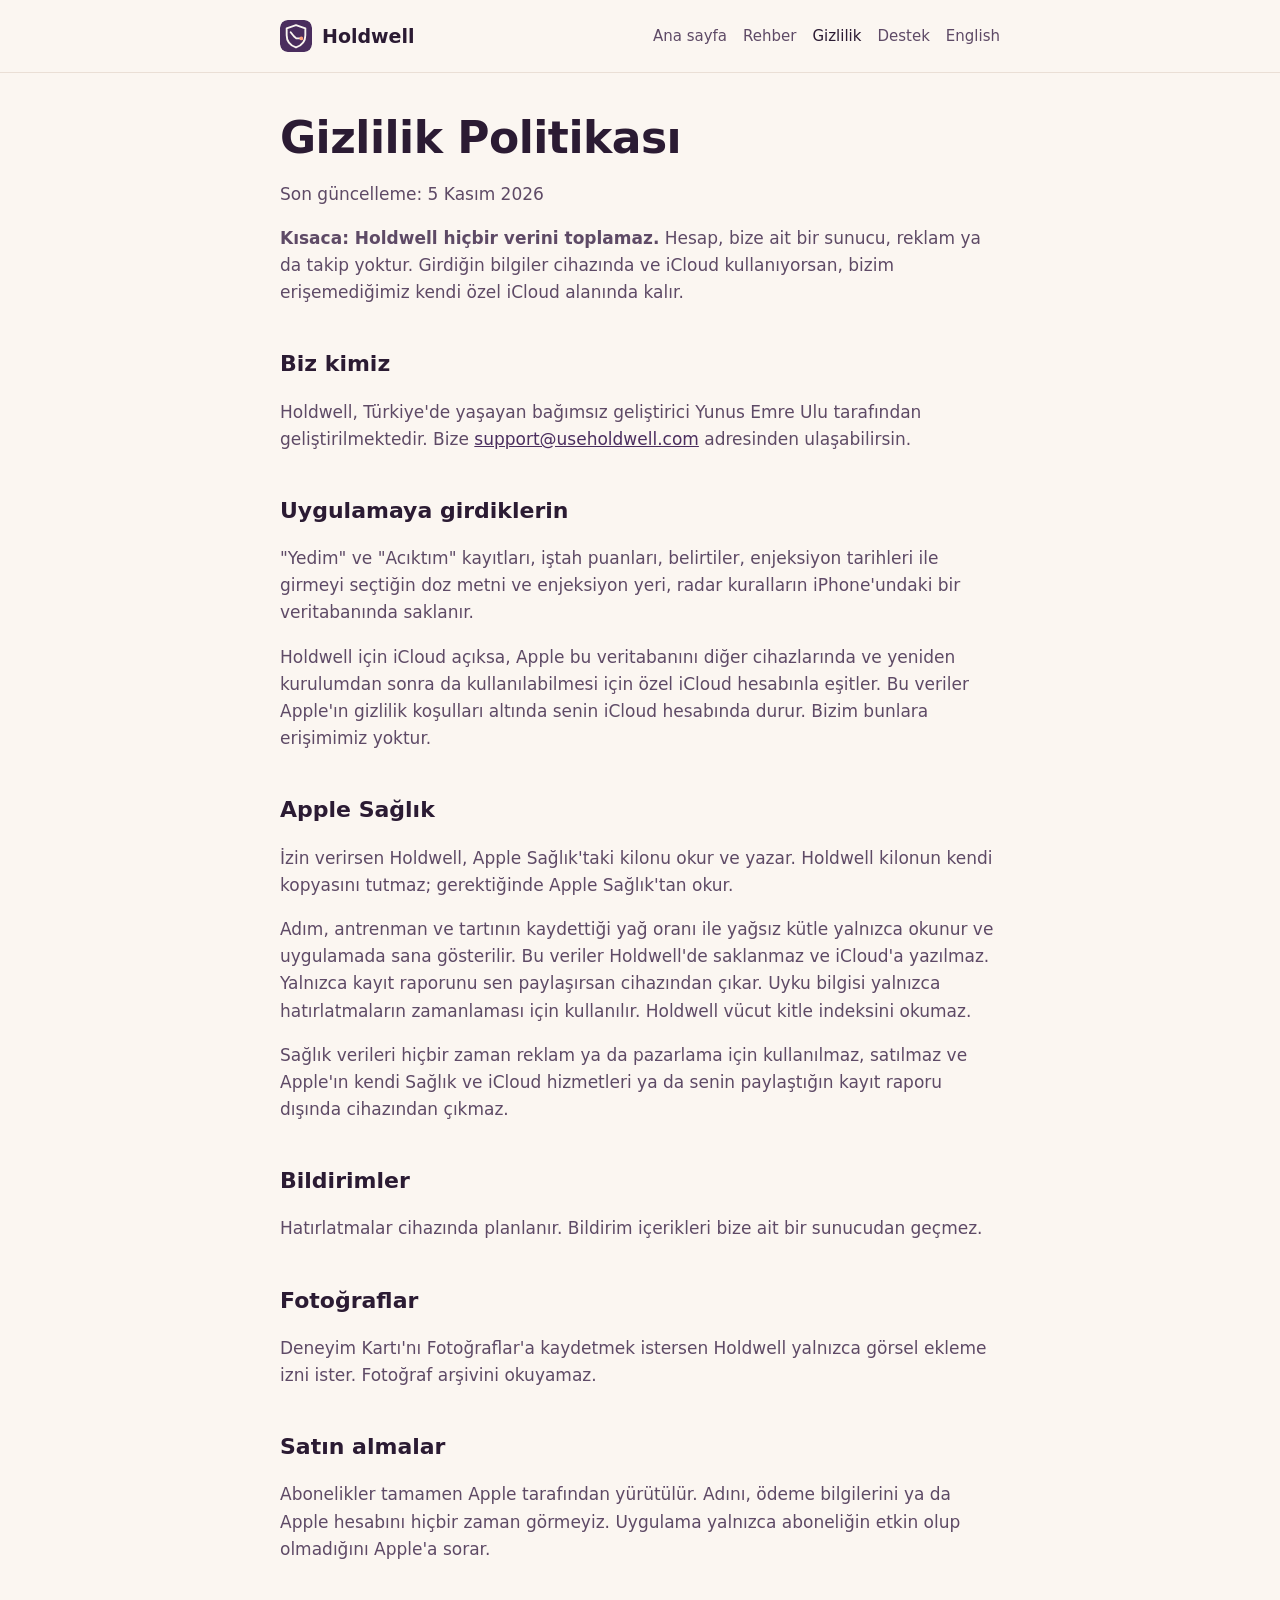
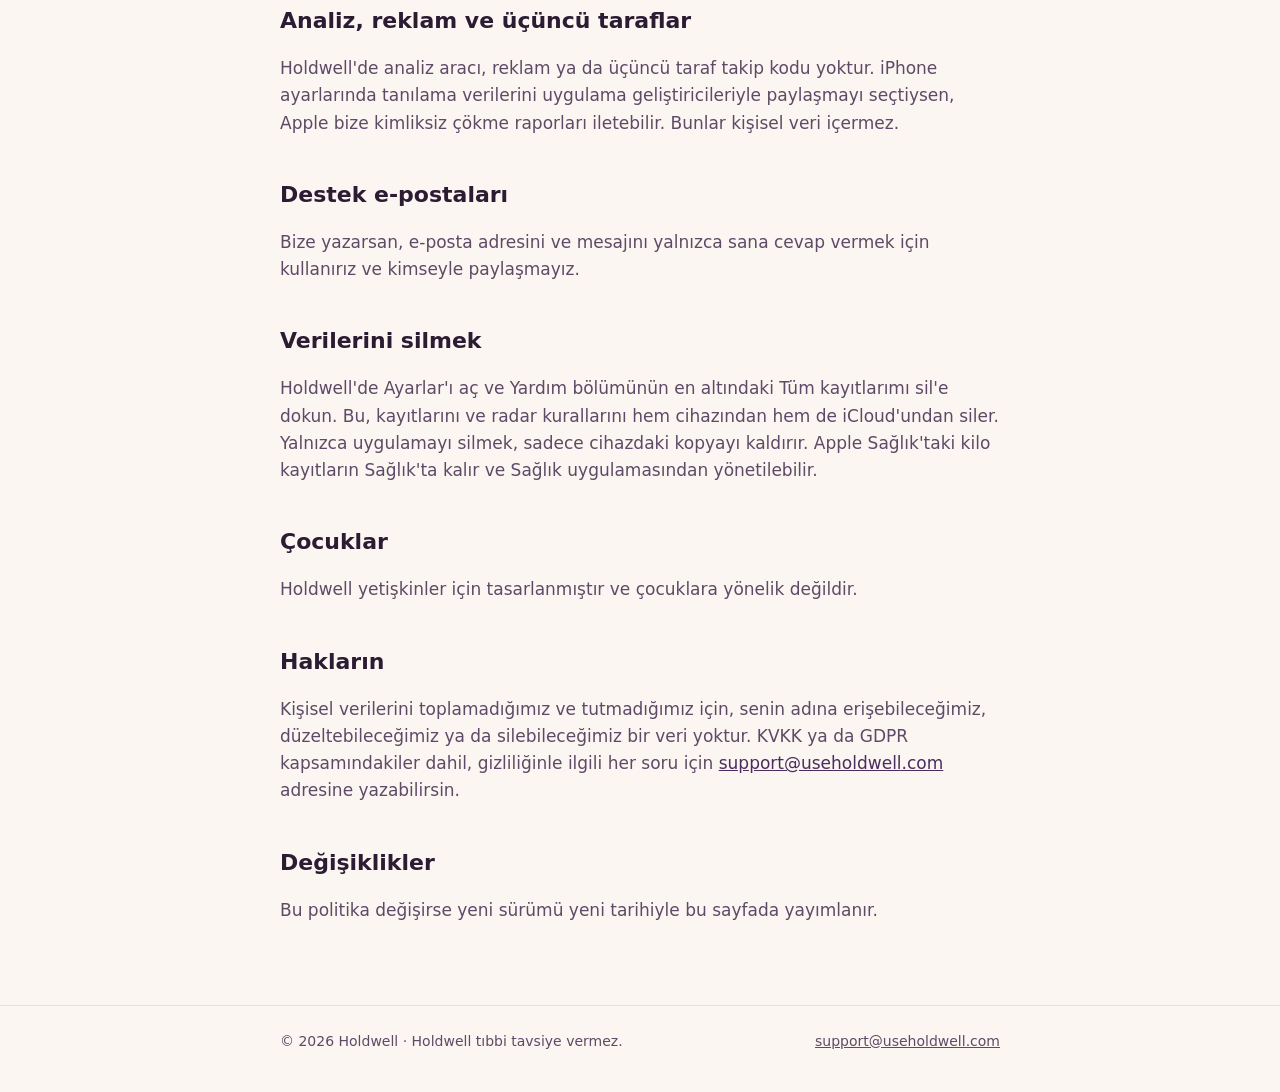
<file: tr/privacy.html>
<!doctype html>
<html lang="tr">
<head>
<meta charset="utf-8">
<meta name="viewport" content="width=device-width, initial-scale=1">
<title>Gizlilik Politikası – Holdwell</title>
<meta name="description" content="Holdwell verilerini nasıl ele alır: cihazında ve kendi iCloud hesabında kalır. Hesap yok, takip yok, veri toplanmaz.">
<link rel="icon" href="/assets/mark.svg" type="image/svg+xml">
<link rel="apple-touch-icon" href="/assets/mark.svg">
<link rel="stylesheet" href="/assets/style.css">
<link rel="alternate" hreflang="en" href="https://useholdwell.com/privacy">
</head>
<body>
<header><div class="wrap">
<a class="logo" href="/tr/"><img src="/assets/mark.svg" alt="">Holdwell</a>
<nav aria-label="Main">
<a href="/tr/">Ana sayfa</a>
<a href="/tr/guide">Rehber</a>
<a href="/tr/privacy" aria-current="page">Gizlilik</a>
<a href="/tr/support">Destek</a>
<a href="/privacy" lang="en">English</a>
</nav>
</div></header>
<main><div class="wrap">
<h1>Gizlilik Politikası</h1>
<p>Son güncelleme: 5 Kasım 2026</p>
<p><strong>Kısaca: Holdwell hiçbir verini toplamaz.</strong> Hesap, bize ait bir sunucu, reklam ya da takip yoktur. Girdiğin bilgiler cihazında ve iCloud kullanıyorsan, bizim erişemediğimiz kendi özel iCloud alanında kalır.</p>

<h2>Biz kimiz</h2>
<p>Holdwell, Türkiye'de yaşayan bağımsız geliştirici Yunus Emre Ulu tarafından geliştirilmektedir. Bize <a href="mailto:support@useholdwell.com">support@useholdwell.com</a> adresinden ulaşabilirsin.</p>

<h2>Uygulamaya girdiklerin</h2>
<p>"Yedim" ve "Acıktım" kayıtları, iştah puanları, belirtiler, enjeksiyon tarihleri ile girmeyi seçtiğin doz metni ve enjeksiyon yeri, radar kuralların iPhone'undaki bir veritabanında saklanır.</p>
<p>Holdwell için iCloud açıksa, Apple bu veritabanını diğer cihazlarında ve yeniden kurulumdan sonra da kullanılabilmesi için özel iCloud hesabınla eşitler. Bu veriler Apple'ın gizlilik koşulları altında senin iCloud hesabında durur. Bizim bunlara erişimimiz yoktur.</p>

<h2>Apple Sağlık</h2>
<p>İzin verirsen Holdwell, Apple Sağlık'taki kilonu okur ve yazar. Holdwell kilonun kendi kopyasını tutmaz; gerektiğinde Apple Sağlık'tan okur.</p>
<p>Adım, antrenman ve tartının kaydettiği yağ oranı ile yağsız kütle yalnızca okunur ve uygulamada sana gösterilir. Bu veriler Holdwell'de saklanmaz ve iCloud'a yazılmaz. Yalnızca kayıt raporunu sen paylaşırsan cihazından çıkar. Uyku bilgisi yalnızca hatırlatmaların zamanlaması için kullanılır. Holdwell vücut kitle indeksini okumaz.</p>
<p>Sağlık verileri hiçbir zaman reklam ya da pazarlama için kullanılmaz, satılmaz ve Apple'ın kendi Sağlık ve iCloud hizmetleri ya da senin paylaştığın kayıt raporu dışında cihazından çıkmaz.</p>

<h2>Bildirimler</h2>
<p>Hatırlatmalar cihazında planlanır. Bildirim içerikleri bize ait bir sunucudan geçmez.</p>

<h2>Fotoğraflar</h2>
<p>Deneyim Kartı'nı Fotoğraflar'a kaydetmek istersen Holdwell yalnızca görsel ekleme izni ister. Fotoğraf arşivini okuyamaz.</p>

<h2>Satın almalar</h2>
<p>Abonelikler tamamen Apple tarafından yürütülür. Adını, ödeme bilgilerini ya da Apple hesabını hiçbir zaman görmeyiz. Uygulama yalnızca aboneliğin etkin olup olmadığını Apple'a sorar.</p>

<h2>Analiz, reklam ve üçüncü taraflar</h2>
<p>Holdwell'de analiz aracı, reklam ya da üçüncü taraf takip kodu yoktur. iPhone ayarlarında tanılama verilerini uygulama geliştiricileriyle paylaşmayı seçtiysen, Apple bize kimliksiz çökme raporları iletebilir. Bunlar kişisel veri içermez.</p>

<h2>Destek e-postaları</h2>
<p>Bize yazarsan, e-posta adresini ve mesajını yalnızca sana cevap vermek için kullanırız ve kimseyle paylaşmayız.</p>

<h2>Verilerini silmek</h2>
<p>Holdwell'de Ayarlar'ı aç ve Yardım bölümünün en altındaki Tüm kayıtlarımı sil'e dokun. Bu, kayıtlarını ve radar kurallarını hem cihazından hem de iCloud'undan siler. Yalnızca uygulamayı silmek, sadece cihazdaki kopyayı kaldırır. Apple Sağlık'taki kilo kayıtların Sağlık'ta kalır ve Sağlık uygulamasından yönetilebilir.</p>

<h2>Çocuklar</h2>
<p>Holdwell yetişkinler için tasarlanmıştır ve çocuklara yönelik değildir.</p>

<h2>Hakların</h2>
<p>Kişisel verilerini toplamadığımız ve tutmadığımız için, senin adına erişebileceğimiz, düzeltebileceğimiz ya da silebileceğimiz bir veri yoktur. KVKK ya da GDPR kapsamındakiler dahil, gizliliğinle ilgili her soru için <a href="mailto:support@useholdwell.com">support@useholdwell.com</a> adresine yazabilirsin.</p>

<h2>Değişiklikler</h2>
<p>Bu politika değişirse yeni sürümü yeni tarihiyle bu sayfada yayımlanır.</p>
</div></main>
<footer><div class="wrap">
<span>© 2026 Holdwell · Holdwell tıbbi tavsiye vermez.</span>
<span><a href="mailto:support@useholdwell.com">support@useholdwell.com</a></span>
</div></footer>
</body>
</html>
</file>
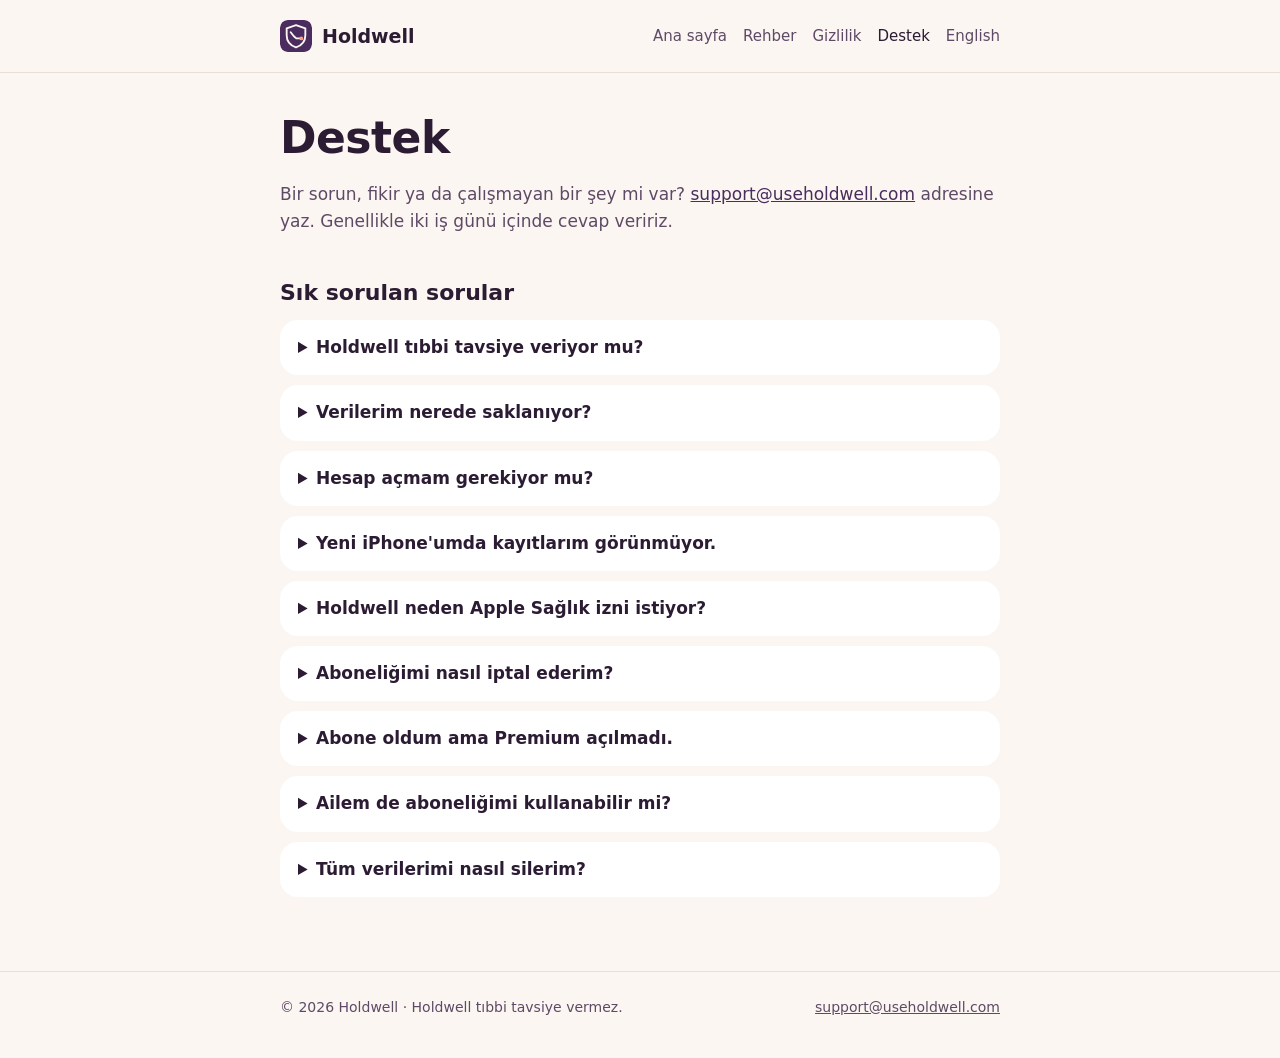
<file: tr/support.html>
<!doctype html>
<html lang="tr">
<head>
<meta charset="utf-8">
<meta name="viewport" content="width=device-width, initial-scale=1">
<title>Destek – Holdwell</title>
<meta name="description" content="Holdwell hakkında yardım ve sık sorulan sorular.">
<link rel="icon" href="/assets/mark.svg" type="image/svg+xml">
<link rel="apple-touch-icon" href="/assets/mark.svg">
<link rel="stylesheet" href="/assets/style.css">
<link rel="alternate" hreflang="en" href="https://useholdwell.com/support">
</head>
<body>
<header><div class="wrap">
<a class="logo" href="/tr/"><img src="/assets/mark.svg" alt="">Holdwell</a>
<nav aria-label="Main">
<a href="/tr/">Ana sayfa</a>
<a href="/tr/guide">Rehber</a>
<a href="/tr/privacy">Gizlilik</a>
<a href="/tr/support" aria-current="page">Destek</a>
<a href="/support" lang="en">English</a>
</nav>
</div></header>
<main><div class="wrap">
<h1>Destek</h1>
<p>Bir sorun, fikir ya da çalışmayan bir şey mi var? <a href="mailto:support@useholdwell.com">support@useholdwell.com</a> adresine yaz. Genellikle iki iş günü içinde cevap veririz.</p>

<h2>Sık sorulan sorular</h2>
<details><summary>Holdwell tıbbi tavsiye veriyor mu?</summary>
<p>Hayır. Holdwell yalnızca kendi kayıtlarını betimler. Doz önermez, bir değeri değerlendirmez ve doktorunun yerini tutmaz. Tedavinle ilgili her karar için doktorunla konuş.</p></details>
<details><summary>Verilerim nerede saklanıyor?</summary>
<p>iPhone'unda ve iCloud açıksa kendi özel iCloud alanında. Sunucumuz yok ve kayıtlarını göremeyiz. Ayrıntılar için <a href="/tr/privacy">Gizlilik Politikası</a>'na bak.</p></details>
<details><summary>Hesap açmam gerekiyor mu?</summary>
<p>Hayır. Holdwell kayıt olmadan çalışır.</p></details>
<details><summary>Yeni iPhone'umda kayıtlarım görünmüyor.</summary>
<p>Aynı Apple hesabıyla giriş yaptığından ve Holdwell için iCloud'un açık olduğundan emin ol (Ayarlar → adın → iCloud → iCloud Kullanan Uygulamalar). İlk açılıştan sonra eşitleme birkaç dakika sürebilir.</p></details>
<details><summary>Holdwell neden Apple Sağlık izni istiyor?</summary>
<p>Kilonu okuyup kaydetmek ve trendini göstermek için. Adım, antrenman ve tartının ölçtüğü vücut ölçüleri yalnızca okunur ve kendi kayıtlarının yanında gösterilir. Uyku bilgisi yalnızca soruların uygun olmayan anlarda gelmemesi için kullanılır.</p></details>
<details><summary>Aboneliğimi nasıl iptal ederim?</summary>
<p>iPhone'unda Ayarlar'ı aç, adına dokun, Abonelikler'e gir, Holdwell Premium'u seç ve Aboneliği İptal Et'e dokun. Premium, mevcut dönemin sonuna kadar açık kalır. Abonelik bittiğinde kayıtların hiçbir zaman silinmez.</p></details>
<details><summary>Abone oldum ama Premium açılmadı.</summary>
<p>Holdwell'de Ayarlar'ı aç ve Satın alımları geri yükle'ye dokun. Abone olurken kullandığın Apple hesabıyla giriş yaptığından emin ol.</p></details>
<details><summary>Ailem de aboneliğimi kullanabilir mi?</summary>
<p>Evet. Holdwell Premium Aile Paylaşımı'nı destekler. Aile üyelerin kendi cihazlarında, kendi gizli kayıtlarıyla Premium'u kullanabilir.</p></details>
<details><summary>Tüm verilerimi nasıl silerim?</summary>
<p>Holdwell'de Ayarlar'ı aç ve Yardım bölümünün en altındaki Tüm kayıtlarımı sil'e dokun. Kayıtların bu cihazdan ve iCloud'dan silinir. Apple Sağlık'taki kilo kayıtların kalır.</p></details>
</div></main>
<footer><div class="wrap">
<span>© 2026 Holdwell · Holdwell tıbbi tavsiye vermez.</span>
<span><a href="mailto:support@useholdwell.com">support@useholdwell.com</a></span>
</div></footer>
</body>
</html>
</file>
<file: assets/style.css>
:root{--bg:#FBF6F1;--surface:#FFFFFF;--ink:#2B1B33;--ink2:#5E4A66;--brand:#4A2D5E;--signal:#E0784F;--soft:#E9DFF0;--line:#EADFD6}
@media (prefers-color-scheme:dark){:root{--bg:#140C18;--surface:#22182A;--ink:#F3ECF6;--ink2:#C2B3CA;--brand:#C9A8E0;--signal:#E98A68;--soft:#2E2238;--line:#33263D}}
*{box-sizing:border-box}
html{-webkit-text-size-adjust:100%}
body{margin:0;background:var(--bg);color:var(--ink);font-family:ui-rounded,"SF Pro Rounded",-apple-system,BlinkMacSystemFont,"Segoe UI",system-ui,sans-serif;font-size:17px;line-height:1.6}
a{color:var(--brand)}
.wrap{max-width:760px;margin:0 auto;padding:0 20px}
header{padding:20px 0;border-bottom:1px solid var(--line)}
header .wrap{display:flex;align-items:center;justify-content:space-between;gap:16px}
.logo{display:flex;align-items:center;gap:10px;color:var(--ink);text-decoration:none;font-weight:800;font-size:19px}
.logo img{width:32px;height:32px;border-radius:8px}
nav{display:flex;gap:16px;font-size:15px;flex-wrap:wrap}
nav a{color:var(--ink2);text-decoration:none}
nav a:hover,nav a[aria-current]{color:var(--ink)}
main{padding:40px 0 64px}
h1{font-size:clamp(30px,6vw,44px);line-height:1.15;letter-spacing:-.5px;margin:0 0 16px}
h2{font-size:22px;margin:40px 0 8px}
h3{font-size:18px;margin:28px 0 6px}
p,li{color:var(--ink2)}
.lead{font-size:20px;color:var(--ink2);max-width:600px}
.hero{display:flex;flex-direction:column;align-items:flex-start;gap:8px}
.hero img{width:88px;height:88px;border-radius:20px;margin-bottom:12px}
.badge{display:inline-block;margin-top:16px;padding:12px 22px;border-radius:999px;background:var(--brand);color:var(--bg);font-weight:700;text-decoration:none}
.cards{display:grid;grid-template-columns:repeat(auto-fit,minmax(220px,1fr));gap:16px;margin-top:40px}
.card{background:var(--surface);border-radius:24px;padding:22px;box-shadow:0 2px 10px rgba(74,45,94,.07)}
.card h3{margin:0 0 6px;color:var(--ink)}
.card p{margin:0;font-size:15px}
.note{margin-top:40px;padding:16px 20px;border-radius:20px;background:var(--soft);font-size:15px;color:var(--ink)}
details{background:var(--surface);border-radius:18px;padding:14px 18px;margin:10px 0}
summary{cursor:pointer;font-weight:700;color:var(--ink)}
details p{margin:10px 0 2px}
footer{border-top:1px solid var(--line);padding:24px 0 40px;font-size:14px;color:var(--ink2)}
footer .wrap{display:flex;flex-wrap:wrap;gap:12px 20px;justify-content:space-between}
footer a{color:var(--ink2)}
</file>
